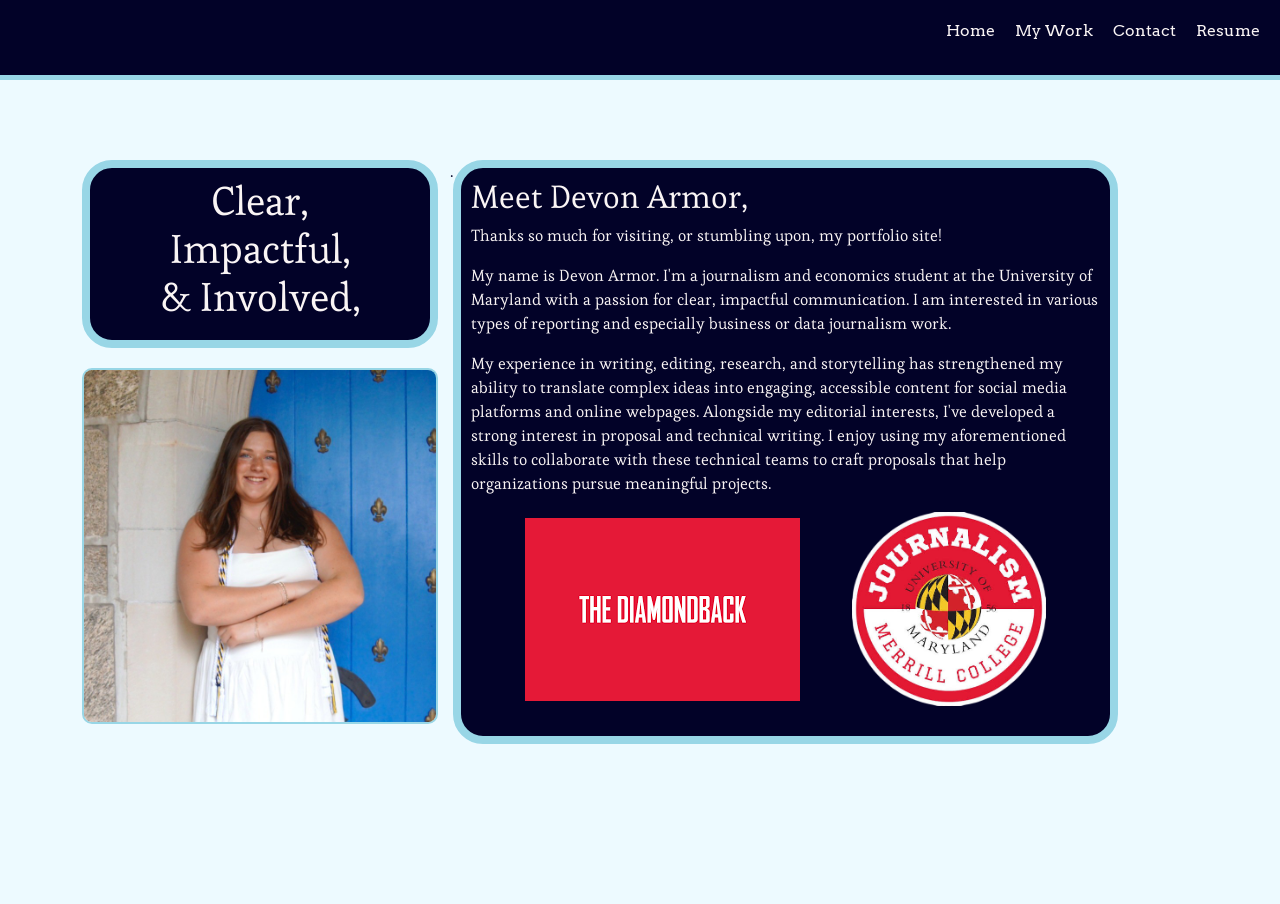
<file: index.html>
<!DOCTYPE html>
<html lang="en">

<head>
    <meta charset="UTF-8">
    <meta name="viewport" content="width=device-width, initial-scale=1.0">
    <title>Devon Armor Portfolio</title>
    <meta name="description" content="Devon Armor Portfolio">
    <link href="https://cdn.jsdelivr.net/npm/bootstrap@5.3.8/dist/css/bootstrap.min.css" rel="stylesheet"
        integrity="sha384-sRIl4kxILFvY47J16cr9ZwB07vP4J8+LH7qKQnuqkuIAvNWLzeN8tE5YBujZqJLB" crossorigin="anonymous">
    <script src="https://cdn.jsdelivr.net/npm/@popperjs/core@2.11.8/dist/umd/popper.min.js"
        integrity="sha384-I7E8VVD/ismYTF4hNIPjVp/Zjvgyol6VFvRkX/vR+Vc4jQkC+hVqc2pM8ODewa9r"
        crossorigin="anonymous"></script>
    <script src="https://cdn.jsdelivr.net/npm/bootstrap@5.3.8/dist/js/bootstrap.min.js"
        integrity="sha384-G/EV+4j2dNv+tEPo3++6LCgdCROaejBqfUeNjuKAiuXbjrxilcCdDz6ZAVfHWe1Y"
        crossorigin="anonymous"></script>
    <link rel="preconnect" href="https://fonts.googleapis.com">
    <link rel="preconnect" href="https://fonts.gstatic.com" crossorigin>
    <link
        href="https://fonts.googleapis.com/css2?family=Arvo:ital,wght@0,400;0,700;1,400;1,700&family=Esteban&display=swap"
        rel="stylesheet">
    <link rel="stylesheet" href="site/css/style.css">


</head>

<body>
    <header>
        <nav class="navbar">
            <ul class="nav-links">
                <li><a href="index.html">Home</a></li>
                <li><a href="clips/index.html">My Work</a></li>
                <li><a href="contact/index.html">Contact</a></li>
                <li><a href="resume/index.html">Resume</a></li>
            </ul>
        </nav>
    </header>

    <main class="container">

        <div class="row">
            <div class="col-md-4">
                <div class="navy-bg">
                    <h1 class="phrase-big">
                        Clear, <br>
                        Impactful, <br>
                        & Involved,
                    </h1>
                </div>
                <img src="img/headshot.jpeg" class="about-img img-fluid" alt="Devon Armor">

            </div>
            .<div class="col-md-7 navy-bg">
                <h2> Meet Devon Armor,</h2>
                <p>
                    Thanks so much for visiting, or stumbling upon, my portfolio site! </p>

                </p>
                <p> My name is Devon Armor. I'm a journalism and economics student at the University of Maryland with a passion for clear, impactful communication. I am interested in various types of reporting and especially business or data journalism work. </p>

                <p>My experience in writing, editing, research, and storytelling has strengthened my ability to
                    translate complex ideas into engaging, accessible content for social media platforms and online
                    webpages. Alongside my editorial interests, I've developed a strong interest in proposal and
                    technical writing. I enjoy using my aforementioned skills to collaborate with these technical teams
                    to craft proposals that help organizations pursue meaningful projects.</p>
                <div class="row align-items-center justify-content-center">
                    <div class="col-md-6">
                        <img src="img/dbklogo.png" alt="Diamondback Logo" class="img-fluid">
                    </div>
                    <div class="col-md-4">
                        <img src="img/merrilllogo.png" alt="University of Maryland Journalism Logo" class="img-fluid">
                    </div>
                </div>

            </div>
        </div>

        </div>
    </main>
</body>

</html>
</file>
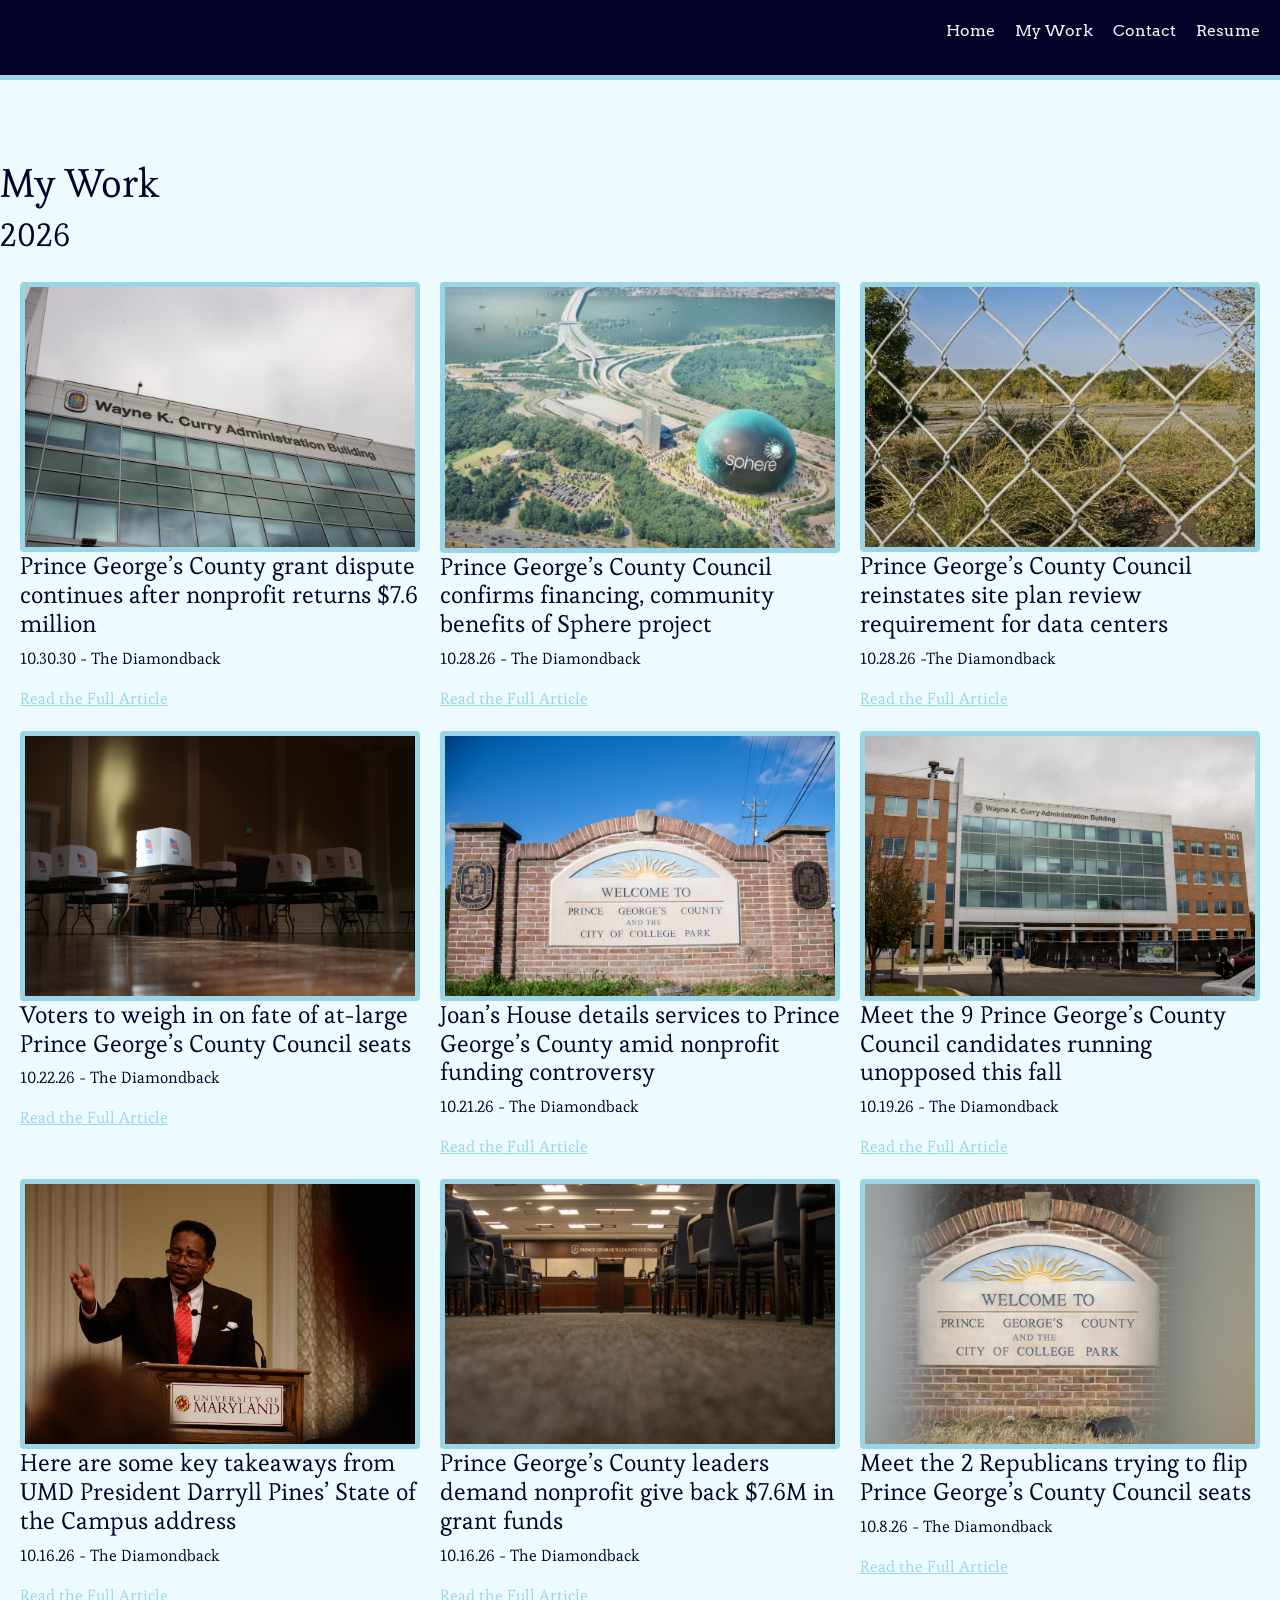
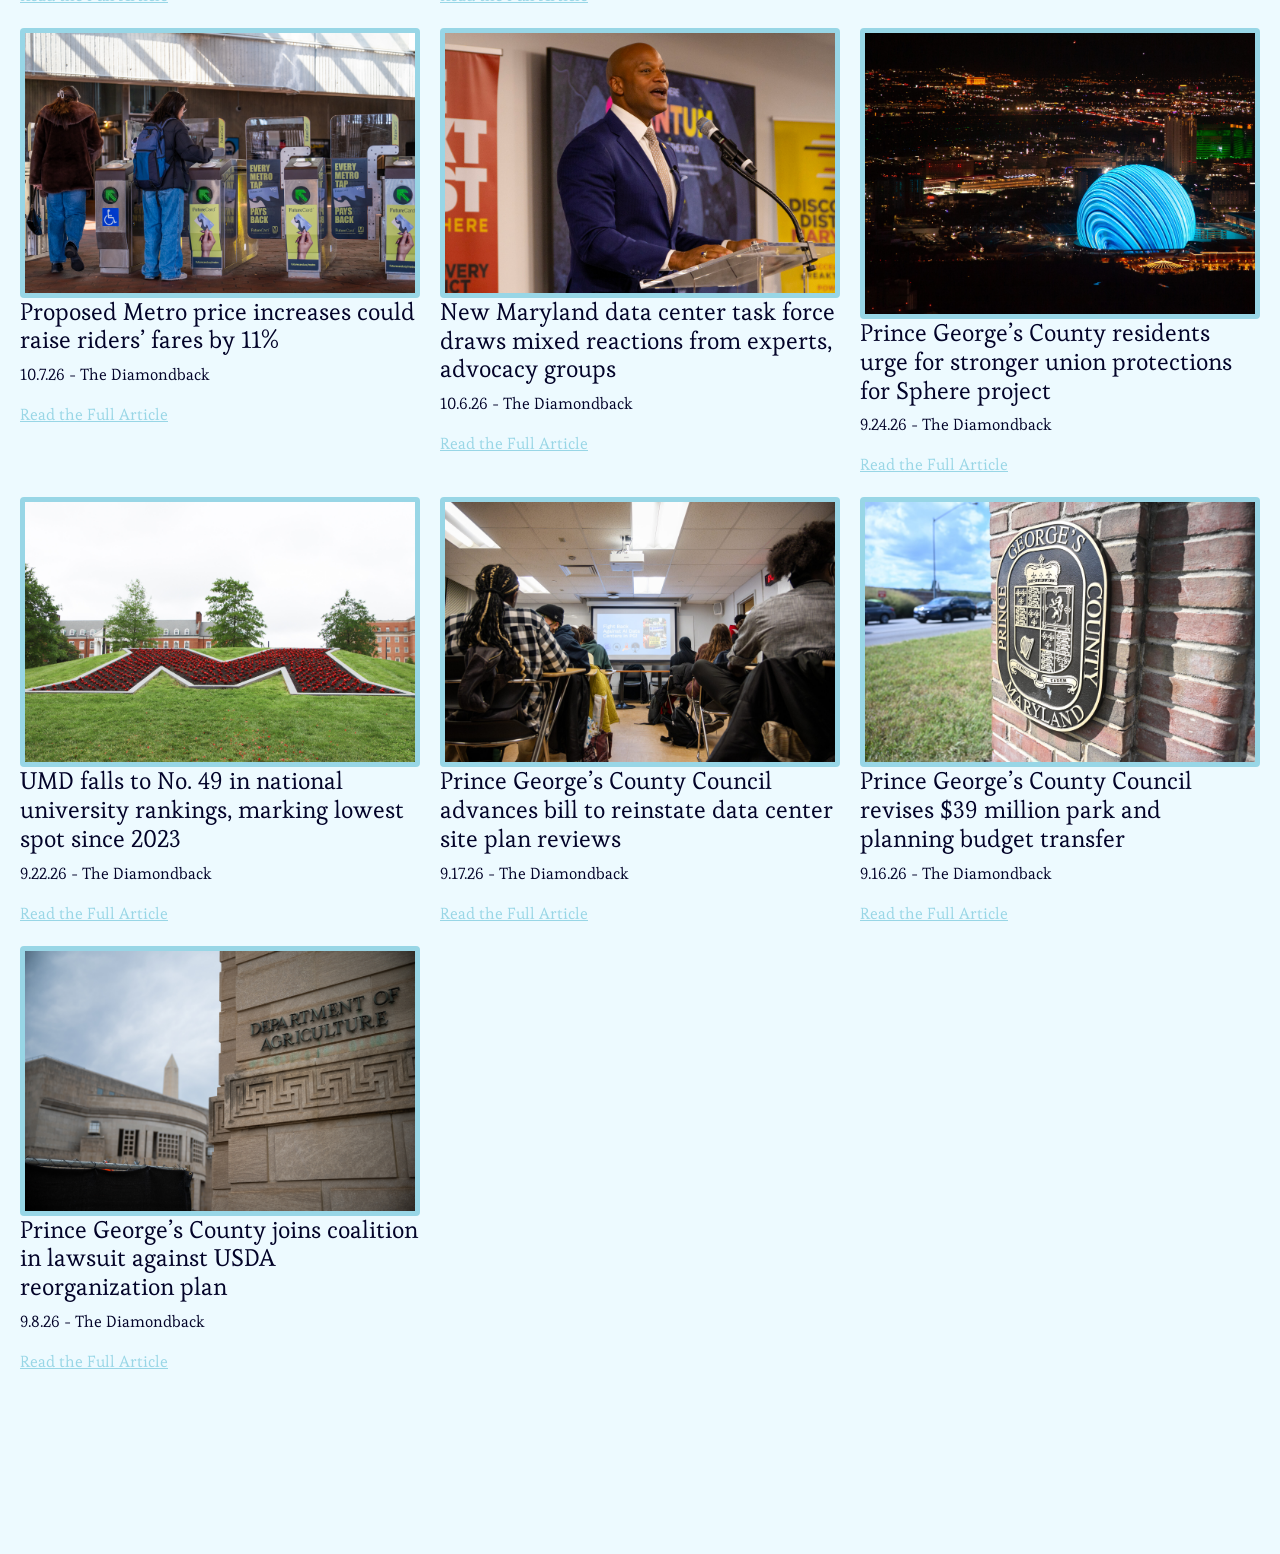
<file: clips/index.html>
<!DOCTYPE html>
<html lang="en">

<head>
    <meta charset="UTF-8">
    <meta name="viewport" content="width=device-width, initial-scale=1.0">
    <title>Devon Armor Portfolio</title>
    <meta name="description" content="Devon Armor Portfolio">
    <link href="https://cdn.jsdelivr.net/npm/bootstrap@5.3.8/dist/css/bootstrap.min.css" rel="stylesheet"
        integrity="sha384-sRIl4kxILFvY47J16cr9ZwB07vP4J8+LH7qKQnuqkuIAvNWLzeN8tE5YBujZqJLB" crossorigin="anonymous">
    <script src="https://cdn.jsdelivr.net/npm/@popperjs/core@2.11.8/dist/umd/popper.min.js"
        integrity="sha384-I7E8VVD/ismYTF4hNIPjVp/Zjvgyol6VFvRkX/vR+Vc4jQkC+hVqc2pM8ODewa9r"
        crossorigin="anonymous"></script>
    <script src="https://cdn.jsdelivr.net/npm/bootstrap@5.3.8/dist/js/bootstrap.min.js"
        integrity="sha384-G/EV+4j2dNv+tEPo3++6LCgdCROaejBqfUeNjuKAiuXbjrxilcCdDz6ZAVfHWe1Y"
        crossorigin="anonymous"></script>
    <link rel="preconnect" href="https://fonts.googleapis.com">
    <link rel="preconnect" href="https://fonts.gstatic.com" crossorigin>
    <link
        href="https://fonts.googleapis.com/css2?family=Arvo:ital,wght@0,400;0,700;1,400;1,700&family=Esteban&display=swap"
        rel="stylesheet">
    <link rel="stylesheet" href="../site/css/style.css">

</head>

<body>
    <header>
        <nav class="navbar">
            <ul class="nav-links">
                <li><a href="../index.html">Home</a></li>
                <li><a href="../clips/index.html">My Work</a></li>
                <li><a href="../contact/index.html">Contact</a></li>
                <li><a href="../resume/index.html">Resume</a></li>
            </ul>
        </nav>
    </header>
    <main>

        <h1>My Work</h1>
        <h2>2026</h2>


        <div class="clips-container">

            <div class="clips">
                <img src="../img/clip16_10.30.26.jpg" alt="countycouncilbuilding" class="clipphotos">
                <h4>Prince George’s County grant dispute continues after nonprofit returns $7.6 million</h4>
                <p>10.30.30 - The Diamondback</p>
                <a href="https://dbknews.com/2026/10/30/prince-georges-county-council-funding-grant-controversy/"
                    class="cliplinks">Read the
                    Full Article</a>

            </div>
            <div class="clips">
                <img src="../img/clip15_10.28.26.jpg" alt="countycouncilbuilding" class="clipphotos">
                <h4>Prince George’s County Council confirms financing, community benefits of Sphere project</h4>
                <p>10.28.26 - The Diamondback</p>
                <a href="https://dbknews.com/2026/10/28/county-council-financing-benefits-sphere/"
                    class="cliplinks">Read
                    the Full Article</a>

            </div>
            <div class="clips">
                <img src="../img/clip14_10.28.26.jpg" alt="photoalt" class="clipphotos">
                <h4>Prince George’s County Council reinstates site plan review requirement for data centers</h4>
                <p>10.28.26 -The Diamondback</p>
                <a href="https://dbknews.com/2026/10/28/prince-georges-county-council-site-plan-review-data-centers/"
                    class="cliplinks">Read
                    the Full Article</a>
            </div>

            <div class="clips">
                <img src="../img/clip13_10.22.26.jpg" alt="countycouncilbuilding" class="clipphotos">
                <h4>Voters to weigh in on fate of at-large Prince George’s County Council seats</h4>
                <p>10.22.26 - The Diamondback</p>
                <a href="https://dbknews.com/2026/10/22/prince-georges-county-ballot-question-at-large/"
                    class="cliplinks">Read the
                    Full Article</a>
            </div>

            <div class="clips">
                <img src="../img/clip12_10.21.26.jpeg" alt="countycouncilbuilding" class="clipphotos">
                <h4>Joan’s House details services to Prince George’s County amid nonprofit funding controversy</h4>
                <p>10.21.26 - The Diamondback</p>
                <a href="https://dbknews.com/2026/10/22/prince-georges-county-ballot-question-at-large/"
                    class="cliplinks">Read the
                    Full Article</a>
            </div>

            <div class="clips">
                <img src="../img/clip11_10.19.26.jpg" alt="countycouncilbuilding" class="clipphotos">
                <h4>Meet the 9 Prince George’s County Council candidates running unopposed this fall</h4>
                <p>10.19.26 - The Diamondback</p>
                <a href="https://dbknews.com/2026/10/21/joans-house-prince-georges-county-council-grant-funding/"
                    class="cliplinks">Read the
                    Full Article</a>
            </div>

            <div class="clips">
                <img src="../img/clip10_10.16.26.jpg" alt="countycouncilbuilding" class="clipphotos">
                <h4>Here are some key takeaways from UMD President Darryll Pines’ State of the Campus address</h4>
                <p>10.16.26 - The Diamondback</p>
                <a href="https://dbknews.com/2026/10/19/prince-georges-council-unopposed-midterms/"
                    class="cliplinks">Read
                    the
                    Full Article</a>
            </div>

            <div class="clips">
                <img src="../img/clip9_10.16.26.jpg" alt="countycouncilbuilding" class="clipphotos">
                <h4>Prince George’s County leaders demand nonprofit give back $7.6M in grant funds</h4>
                <p>10.16.26 - The Diamondback</p>
                <a href="https://dbknews.com/2026/10/16/umd-president-campus-address-darryll-pines/"
                    class="cliplinks">Read
                    the
                    Full Article</a>
            </div>

            <div class="clips">
                <img src="../img/clip8_10.8.26.jpg" alt="countycouncilbuilding" class="clipphotos">
                <h4>Meet the 2 Republicans trying to flip Prince George’s County Council seats</h4>
                <p>10.8.26 - The Diamondback</p>
                <a href="https://dbknews.com/2026/10/08/prince-georges-county-council-republicans-election/"
                    class="cliplinks">Read the
                    Full Article</a>
            </div>

            <div class="clips">
                <img src="../img/clip7_10.7.26.jpg" alt="countycouncilbuilding" class="clipphotos">
                <h4>Proposed Metro price increases could raise riders’ fares by 11%</h4>
                <p>10.7.26 - The Diamondback</p>
                <a href="https://dbknews.com/2026/10/07/proposed-metro-price-increases-raise-fares/"
                    class="cliplinks">Read
                    the
                    Full Article</a>
            </div>

            <div class="clips">
                <img src="../img/clip6_10.6.26.jpg" alt="countycouncilbuilding" class="clipphotos">
                <h4>New Maryland data center task force draws mixed reactions from experts, advocacy groups</h4>
                <p>10.6.26 - The Diamondback</p>
                <a href="https://dbknews.com/2026/10/06/data-center-task-force-reactions/" class="cliplinks">Read the
                    Full Article</a>
            </div>

            <div class="clips">
                <img src="../img/clip5_9.24.26.jpeg" alt="countycouncilbuilding" class="clipphotos">
                <h4>Prince George’s County residents urge for stronger union protections for Sphere project</h4>
                <p>9.24.26 - The Diamondback</p>
                <a href="https://dbknews.com/2026/09/24/sphere-prince-georges-county-union/" class="cliplinks">Read the
                    Full Article</a>
            </div>

            <div class="clips">
                <img src="../img/clip4_9.22.26.jpg" alt="countycouncilbuilding" class="clipphotos">
                <h4> UMD falls to No. 49 in national university rankings, marking lowest spot since 2023</h4>
                <p>9.22.26 - The Diamondback</p>
                <a href="https://dbknews.com/2026/09/22/umd-national-university-rankings/" class="cliplinks">Read the
                    Full Article</a>
            </div>

            <div class="clips">
                <img src="../img/clip3_9.17.26.jpg" alt="countycouncilbuilding" class="clipphotos">
                <h4>Prince George’s County Council advances bill to reinstate data center site plan reviews</h4>
                <p>9.17.26 - The Diamondback</p>
                <a href="https://dbknews.com/2026/09/17/data-centers-prince-georges-county/" class="cliplinks">Read the
                    Full Article</a>
            </div>

            <div class="clips">
                <img src="../img/clip2_9.16.26.jpg" alt="countycouncilbuilding" class="clipphotos">
                <h4>Prince George’s County Council revises $39 million park and planning budget transfer</h4>
                <p>9.16.26 - The Diamondback</p>
                <a href="https://dbknews.com/2026/09/16/prince-georges-county-council-lawsuit-park-and-planning/"
                    class="cliplinks">Read the
                    Full Article</a>
            </div>

            <div class="clips">
                <img src="../img/clip1_19.8.26.jpg" alt="countycouncilbuilding" class="clipphotos">
                <h4>Prince George’s County joins coalition in lawsuit against USDA reorganization plan</h4>
                <p>9.8.26 - The Diamondback</p>
                <a href="https://dbknews.com/2026/09/08/prince-georges-county-lawsuit-usda-reoganization-plan/"
                    class="cliplinks">Read the
                    Full Article</a>
            </div>
        </div>
    </main>
</body>

</html>
</file>
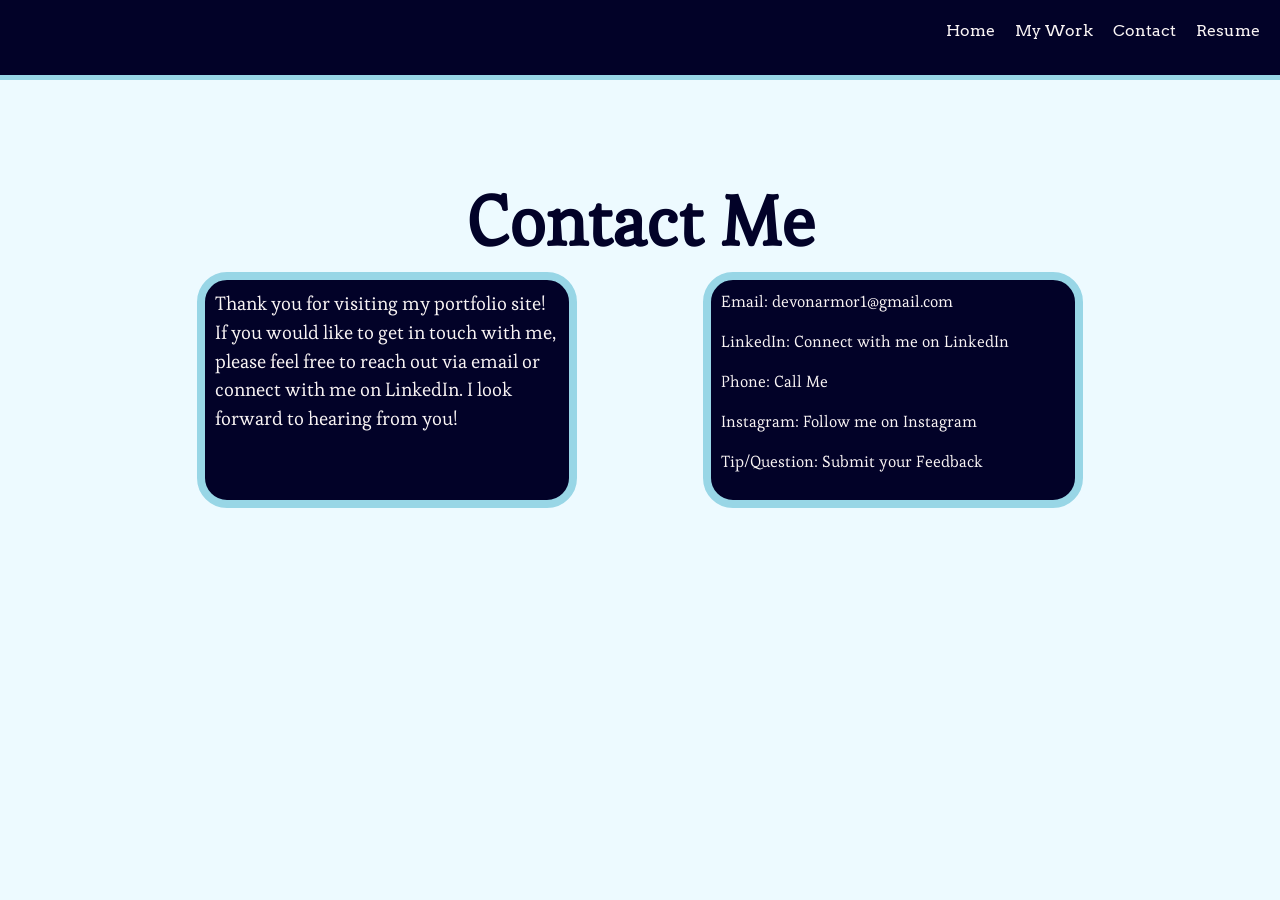
<file: contact/index.html>
<!DOCTYPE html>
<html lang="en">

<head>
    <meta charset="UTF-8">
    <meta name="viewport" content="width=device-width, initial-scale=1.0">
    <title>Devon Armor Portfolio</title>
    <meta name="description" content="Devon Armor Portfolio">
    <link href="https://cdn.jsdelivr.net/npm/bootstrap@5.3.8/dist/css/bootstrap.min.css" rel="stylesheet"
        integrity="sha384-sRIl4kxILFvY47J16cr9ZwB07vP4J8+LH7qKQnuqkuIAvNWLzeN8tE5YBujZqJLB" crossorigin="anonymous">
    <script src="https://cdn.jsdelivr.net/npm/@popperjs/core@2.11.8/dist/umd/popper.min.js"
        integrity="sha384-I7E8VVD/ismYTF4hNIPjVp/Zjvgyol6VFvRkX/vR+Vc4jQkC+hVqc2pM8ODewa9r"
        crossorigin="anonymous"></script>
    <script src="https://cdn.jsdelivr.net/npm/bootstrap@5.3.8/dist/js/bootstrap.min.js"
        integrity="sha384-G/EV+4j2dNv+tEPo3++6LCgdCROaejBqfUeNjuKAiuXbjrxilcCdDz6ZAVfHWe1Y"
        crossorigin="anonymous"></script>
    <link rel="preconnect" href="https://fonts.googleapis.com">
    <link rel="preconnect" href="https://fonts.gstatic.com" crossorigin>
    <link
        href="https://fonts.googleapis.com/css2?family=Arvo:ital,wght@0,400;0,700;1,400;1,700&family=Esteban&display=swap"
        rel="stylesheet">
    <link rel="stylesheet" href="../site/css/style.css">

</head>

<body>
    <header>
    <nav class="navbar">
        <ul class="nav-links">
            <li><a href="../index.html">Home</a></li>
            <li><a href="../clips/index.html">My Work</a></li>
            <li><a href="../contact/index.html">Contact</a></li>
            <li><a href="../resume/index.html">Resume</a></li>
        </ul>
    </nav>
    </header>
    <main class="container">
    <h1 class="contactheader">Contact Me</h1>
    <div class="row justify-content-evenly">
        <div class="col-md-4 navy-bg contact-txt">
           <p>Thank you for visiting my portfolio site! If you would like to get in touch with me, please feel free to
                        reach out via email or connect with me on LinkedIn. I look forward to hearing from you!</p>
        </div>
    <div class="col-md-4 navy-bg contactmelinks">
        <p>Email: <a href="mailto:devonarmor1@gmail.com" >devonarmor1@gmail.com</a></p>
            <p>LinkedIn: <a href="https://www.linkedin.com/in/devon-armor-24a85b278/" target="_blank"> Connect with me on LinkedIn</a></p>
            <p>Phone: <a href="tel:484-374-3491" >Call Me</a></p>
            <p>Instagram: <a href="https://www.instagram.com/devon.armor/" target="_blank" >Follow me on Instagram</a></p>
            <p> Tip/Question: <a href="googleform" >Submit your Feedback</a></p>
    </div>
    </div>
</main>
</body>

</html>
</file>
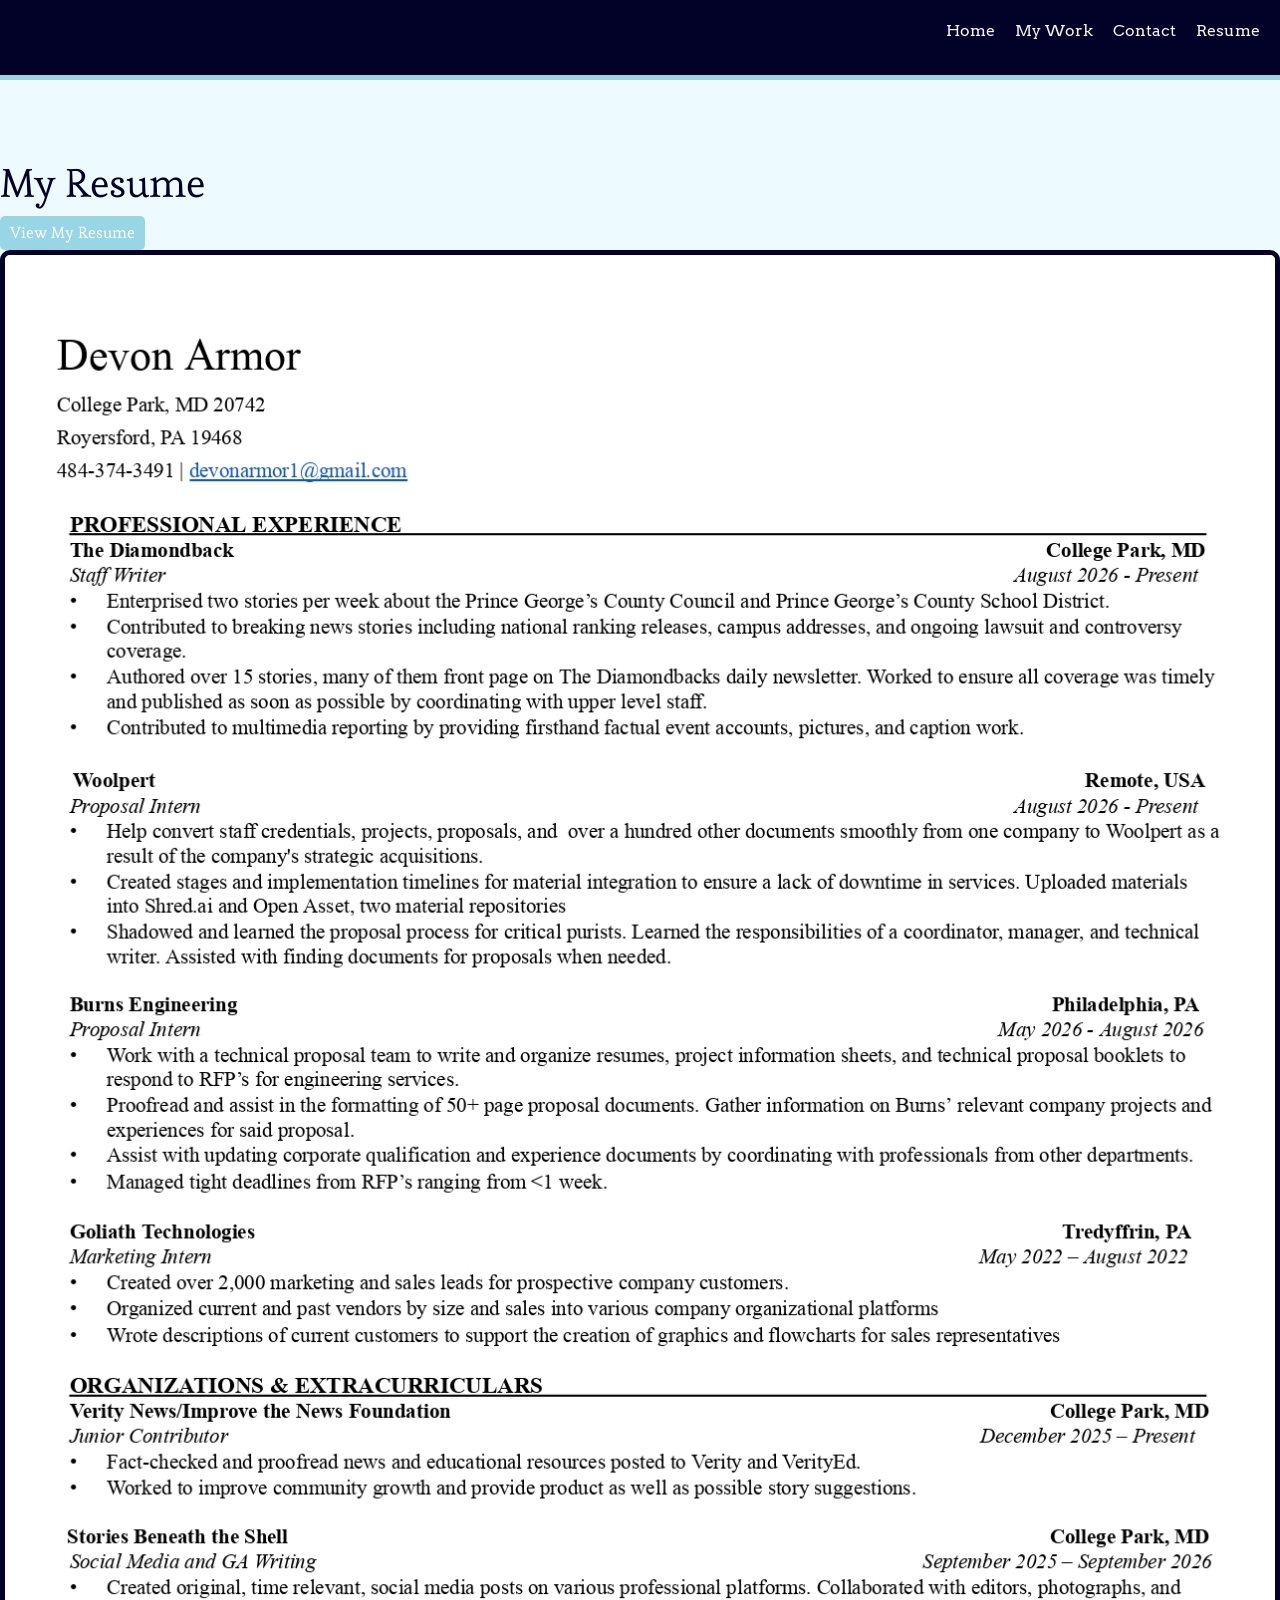
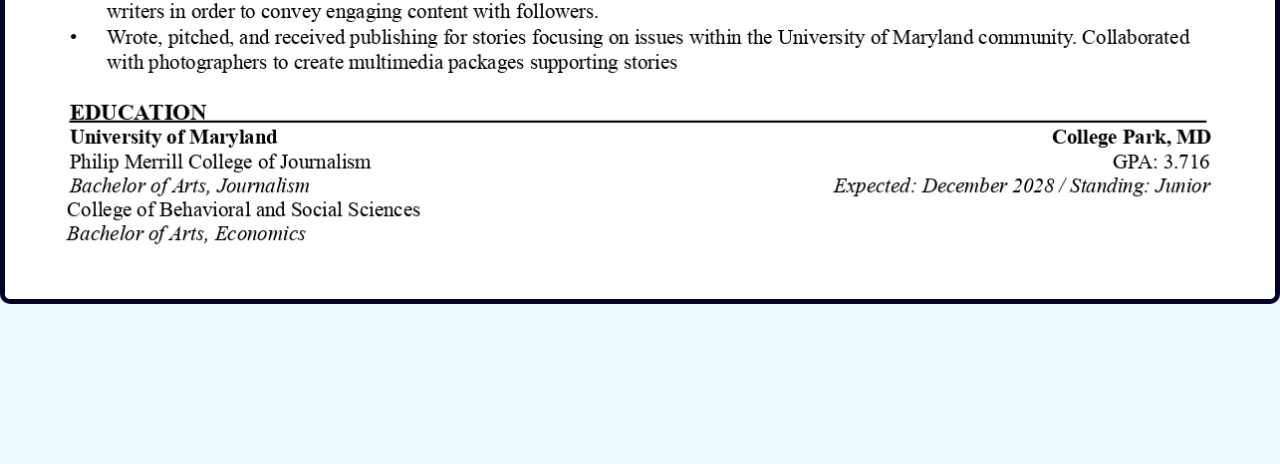
<file: resume/index.html>
<!DOCTYPE html>
<html lang="en">

<head>
    <meta charset="UTF-8">
    <meta name="viewport" content="width=device-width, initial-scale=1.0">
    <title>Devon Armor Portfolio</title>
    <meta name="description" content="Devon Armor Portfolio">
    <link href="https://cdn.jsdelivr.net/npm/bootstrap@5.3.8/dist/css/bootstrap.min.css" rel="stylesheet"
        integrity="sha384-sRIl4kxILFvY47J16cr9ZwB07vP4J8+LH7qKQnuqkuIAvNWLzeN8tE5YBujZqJLB" crossorigin="anonymous">
    <script src="https://cdn.jsdelivr.net/npm/@popperjs/core@2.11.8/dist/umd/popper.min.js"
        integrity="sha384-I7E8VVD/ismYTF4hNIPjVp/Zjvgyol6VFvRkX/vR+Vc4jQkC+hVqc2pM8ODewa9r"
        crossorigin="anonymous"></script>
    <script src="https://cdn.jsdelivr.net/npm/bootstrap@5.3.8/dist/js/bootstrap.min.js"
        integrity="sha384-G/EV+4j2dNv+tEPo3++6LCgdCROaejBqfUeNjuKAiuXbjrxilcCdDz6ZAVfHWe1Y"
        crossorigin="anonymous"></script>
    <link rel="preconnect" href="https://fonts.googleapis.com">
    <link rel="preconnect" href="https://fonts.gstatic.com" crossorigin>
    <link
        href="https://fonts.googleapis.com/css2?family=Arvo:ital,wght@0,400;0,700;1,400;1,700&family=Esteban&display=swap"
        rel="stylesheet">
    <link rel="stylesheet" href="../site/css/style.css">

</head>

<body>
    <header>
    <nav class="navbar">
        <ul class="nav-links">
            <li><a href="../index.html">Home</a></li>
            <li><a href="../clips/index.html">My Work</a></li>
            <li><a href="../contact/index.html">Contact</a></li>
            <li><a href="../resume/index.html">Resume</a></li>
        </ul>
    </nav>
    </header>
    <main>
    <h1>My Resume</h1>

    <a href="https://drive.google.com/file/d/1JWRhIG4VnfM5VoMKgK3vd9R2QdGJKEYp/view?usp=sharing" target="_blank"
        class="googledrivebutton">View My Resume</a>
    <img src="../img/draresume10226.jpg" alt="My Resume" class="resume-image">


</main>
</body>

</html>
</file>
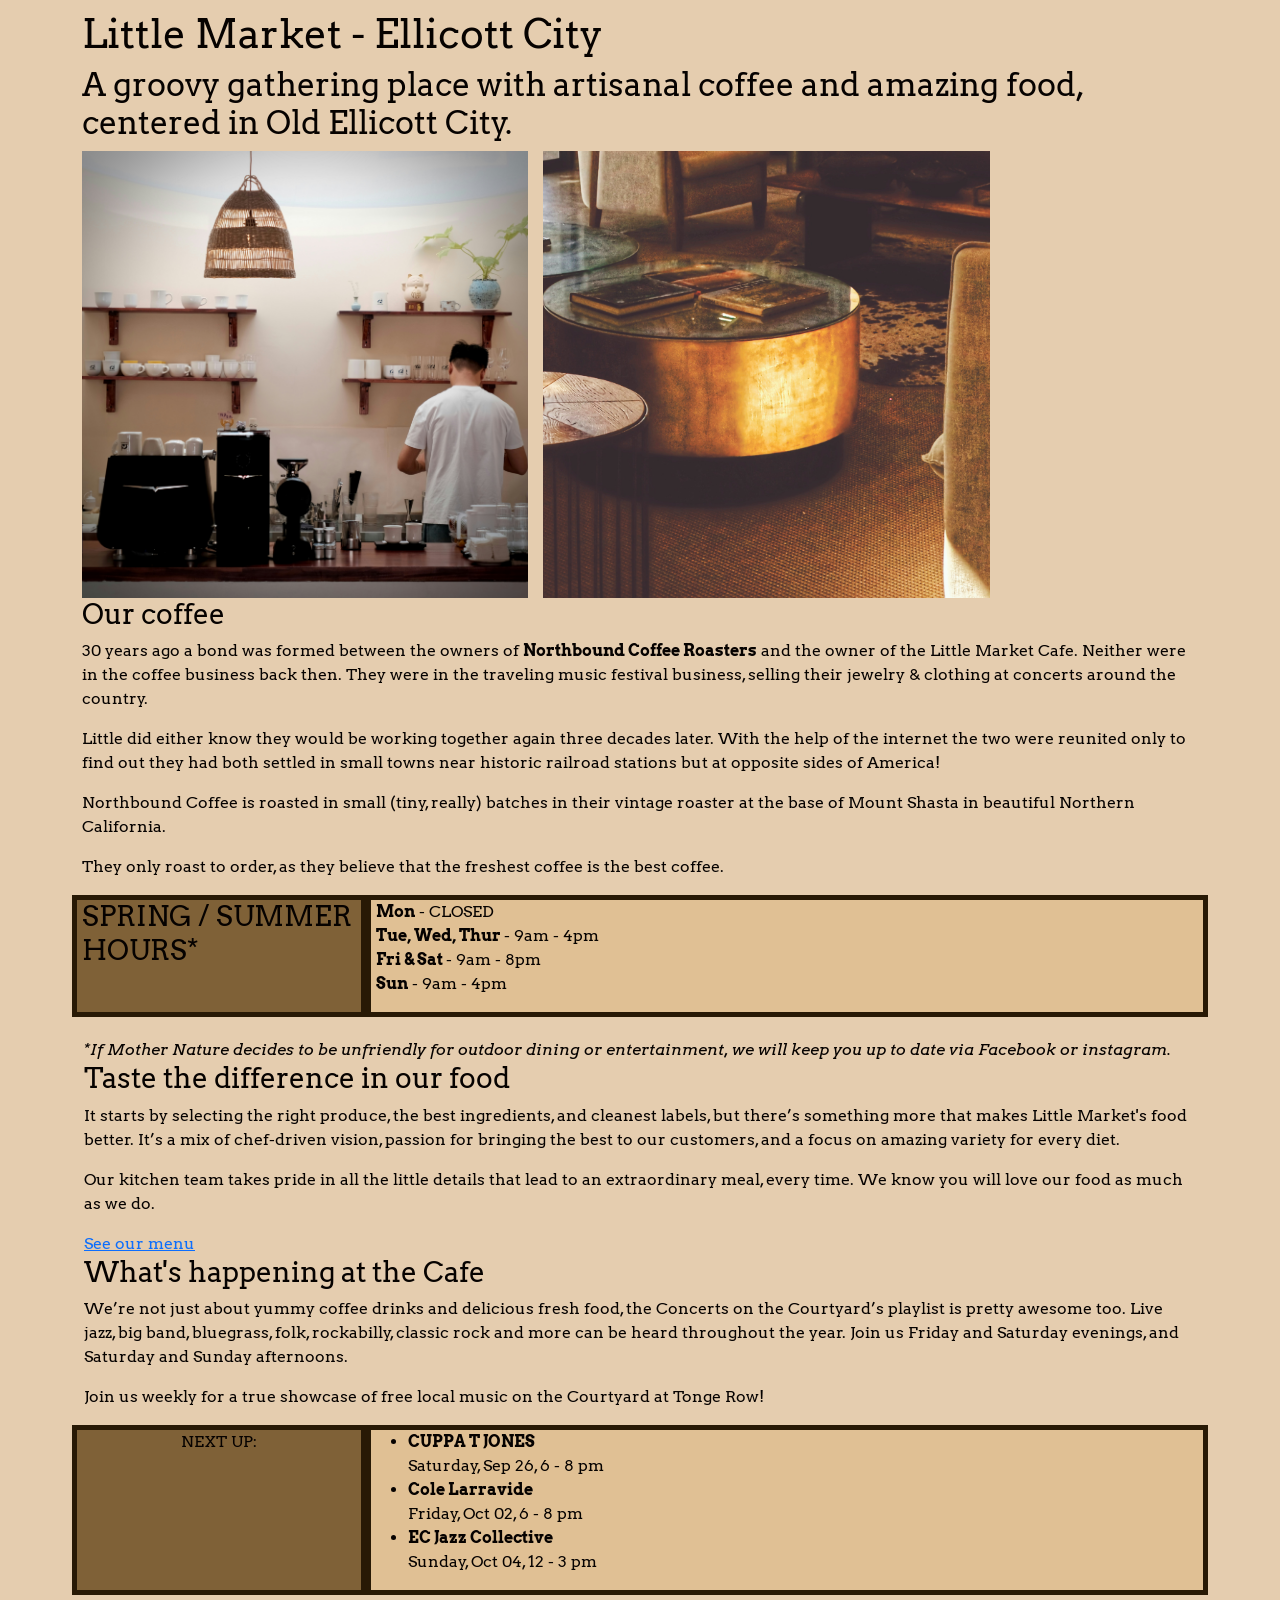
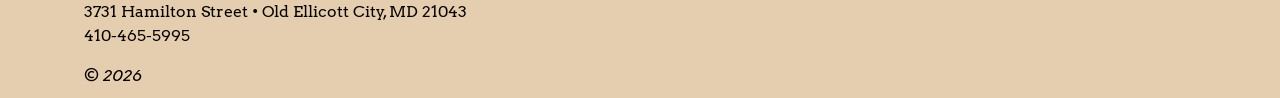
<file: projects/business-page/index.html>
<!DOCTYPE html>
<html lang="en">

<head>
    <script src="https://cdn.jsdelivr.net/npm/@popperjs/core@2.11.8/dist/umd/popper.min.js"
        integrity="sha384-I7E8VVD/ismYTF4hNIPjVp/Zjvgyol6VFvRkX/vR+Vc4jQkC+hVqc2pM8ODewa9r"
        crossorigin="anonymous"></script>
    <script src="https://cdn.jsdelivr.net/npm/bootstrap@5.3.8/dist/js/bootstrap.min.js"
        integrity="sha384-G/EV+4j2dNv+tEPo3++6LCgdCROaejBqfUeNjuKAiuXbjrxilcCdDz6ZAVfHWe1Y"
        crossorigin="anonymous"></script>
    <meta charset="UTF-8">
    <meta name="viewport" content="width=device-width, initial-scale=1.0">
    <title>Little Market (Coffee Shop)</title>
    <meta name="description" content="">
    <link href="https://cdn.jsdelivr.net/npm/bootstrap@5.3.8/dist/css/bootstrap.min.css" rel="stylesheet"
        integrity="sha384-sRIl4kxILFvY47J16cr9ZwB07vP4J8+LH7qKQnuqkuIAvNWLzeN8tE5YBujZqJLB" crossorigin="anonymous">
    <link rel="stylesheet" href="css/style.css">
    <link rel="preconnect" href="https://fonts.googleapis.com">
    <link rel="preconnect" href="https://fonts.gstatic.com" crossorigin>
    <link href="https://fonts.googleapis.com/css2?family=Arvo:ital,wght@0,400;0,700;1,400;1,700&display=swap"
        rel="stylesheet">

</head>

<body>
    <div class="container">
        <h1>Little Market - Ellicott City</h1>

        <h2>A groovy gathering place with artisanal coffee and amazing food, centered in Old Ellicott City.</h2>

    <div class="img-fluid">
    <img src="img/interior-02.jpg" alt="Little Market Cafe Inside" width="40%">

    <img src="img/interior-01.jpg" alt="Little Market Cafe Inside" width="40%">
    </div>

    <h3>Our coffee</h3>

    <p>30 years ago a bond was formed between the owners of <strong>Northbound Coffee Roasters</strong> and
        the owner of the
        Little Market Cafe. Neither were in the coffee business back then. They were in the traveling music
        festival business, selling their jewelry & clothing at concerts around the country.</p>
    <p>Little did either know they would be working together again three decades later. With the help of the
        internet the two were reunited only to find out they had both settled in small towns near historic
        railroad stations but at opposite sides of America!</p>
    <p>Northbound Coffee is roasted in small (tiny, really) batches in their vintage roaster at the base of
        Mount Shasta in beautiful Northern California.</p>
    <p>They only roast to order, as they believe that the freshest coffee is the best coffee.</p>

    <div class="row">
        <div class="col-lg-4">
            <h3>SPRING / SUMMER HOURS*</h3>
        </div>
        <div class="col-lg-8">
            <p><b>Mon</b> - CLOSED
                <br><b>Tue, Wed, Thur </b>- 9am - 4pm
                <br><b>Fri & Sat </b>- 9am - 8pm
                <br><b>Sun</b> - 9am - 4pm
        </div>
        </p>
        <em>*If Mother Nature decides to be unfriendly for outdoor dining or entertainment, we will keep you up to date
            via
            Facebook or instagram. </em>

        <h3>Taste the difference in our food</h3>

        <p>It starts by selecting the right produce, the best ingredients, and cleanest labels, but there’s
            something more that makes Little Market's food better. It’s a mix of chef-driven vision, passion for
            bringing the best to our customers, and a focus on amazing variety for every diet.</p>
        <p>Our kitchen team takes pride in all the little details that lead to an extraordinary meal, every
            time. We know you will love our food as much as we do.</p>

        <a href="#">See our menu</a>

        <h3>What's happening at the Cafe</h3>

        <p>We’re not just about yummy coffee drinks and delicious fresh food, the Concerts on the Courtyard’s
            playlist is pretty awesome too. Live jazz, big band, bluegrass, folk, rockabilly, classic rock and
            more can be heard throughout the year. Join us Friday and Saturday evenings, and Saturday and Sunday
            afternoons.</p>
        <p>Join us weekly for a true showcase of free local music on the Courtyard at Tonge Row!</p>
        <div class="col-md-4">
            <p>NEXT UP:</p>
        </div>
        <div class="col-md-8">
            <ul>
                <li>
                    <strong>CUPPA T JONES</strong><br>
                    Saturday, Sep 26, 6 - 8 pm
                </li>
                <li><strong>Cole Larravide</strong><br>
                    Friday, Oct 02, 6 - 8 pm
                </li>
                <li><strong>EC Jazz Collective</strong><br>
                    Sunday, Oct 04, 12 - 3 pm
                </li>
            </ul>
        </div>

        <p>3731 Hamilton Street • Old Ellicott City, MD 21043 <br>410-465-5995</p>

        <em>© 2026</em>

    </div>



</body>

</html>
</file>
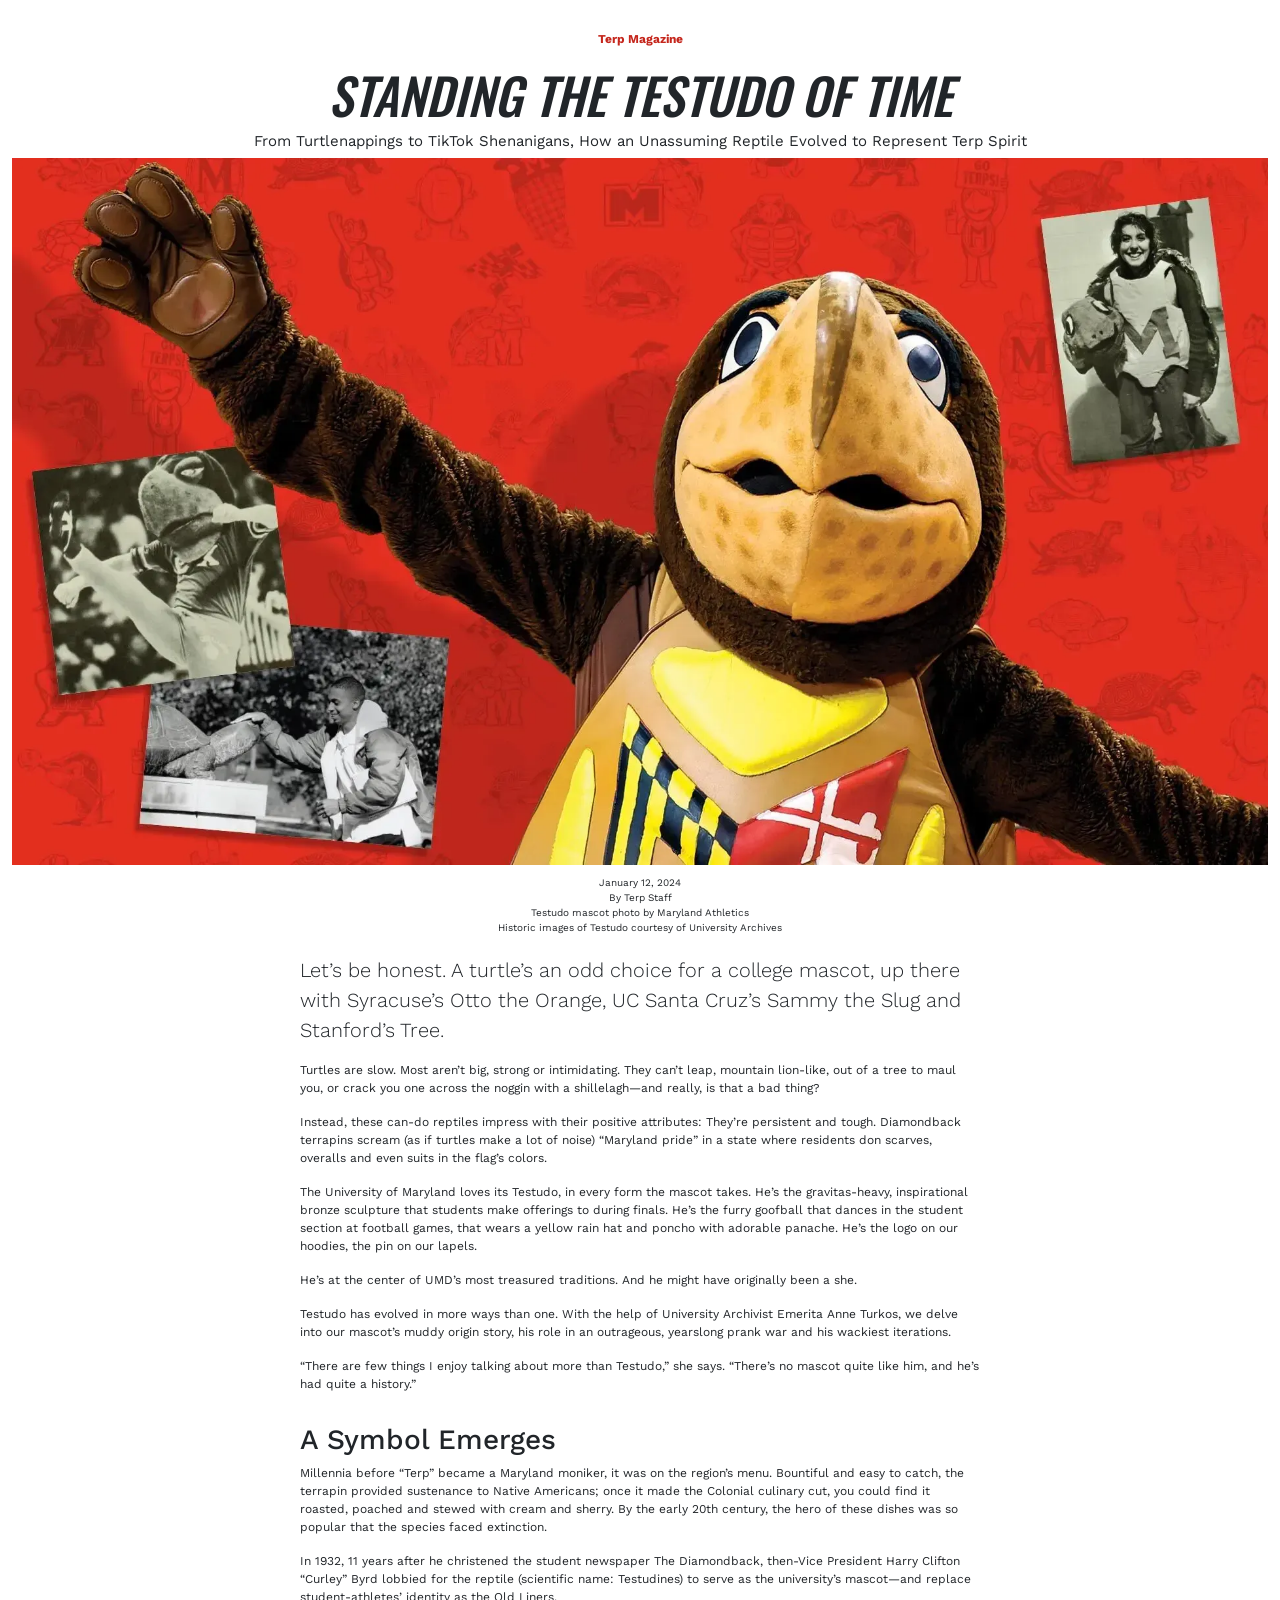
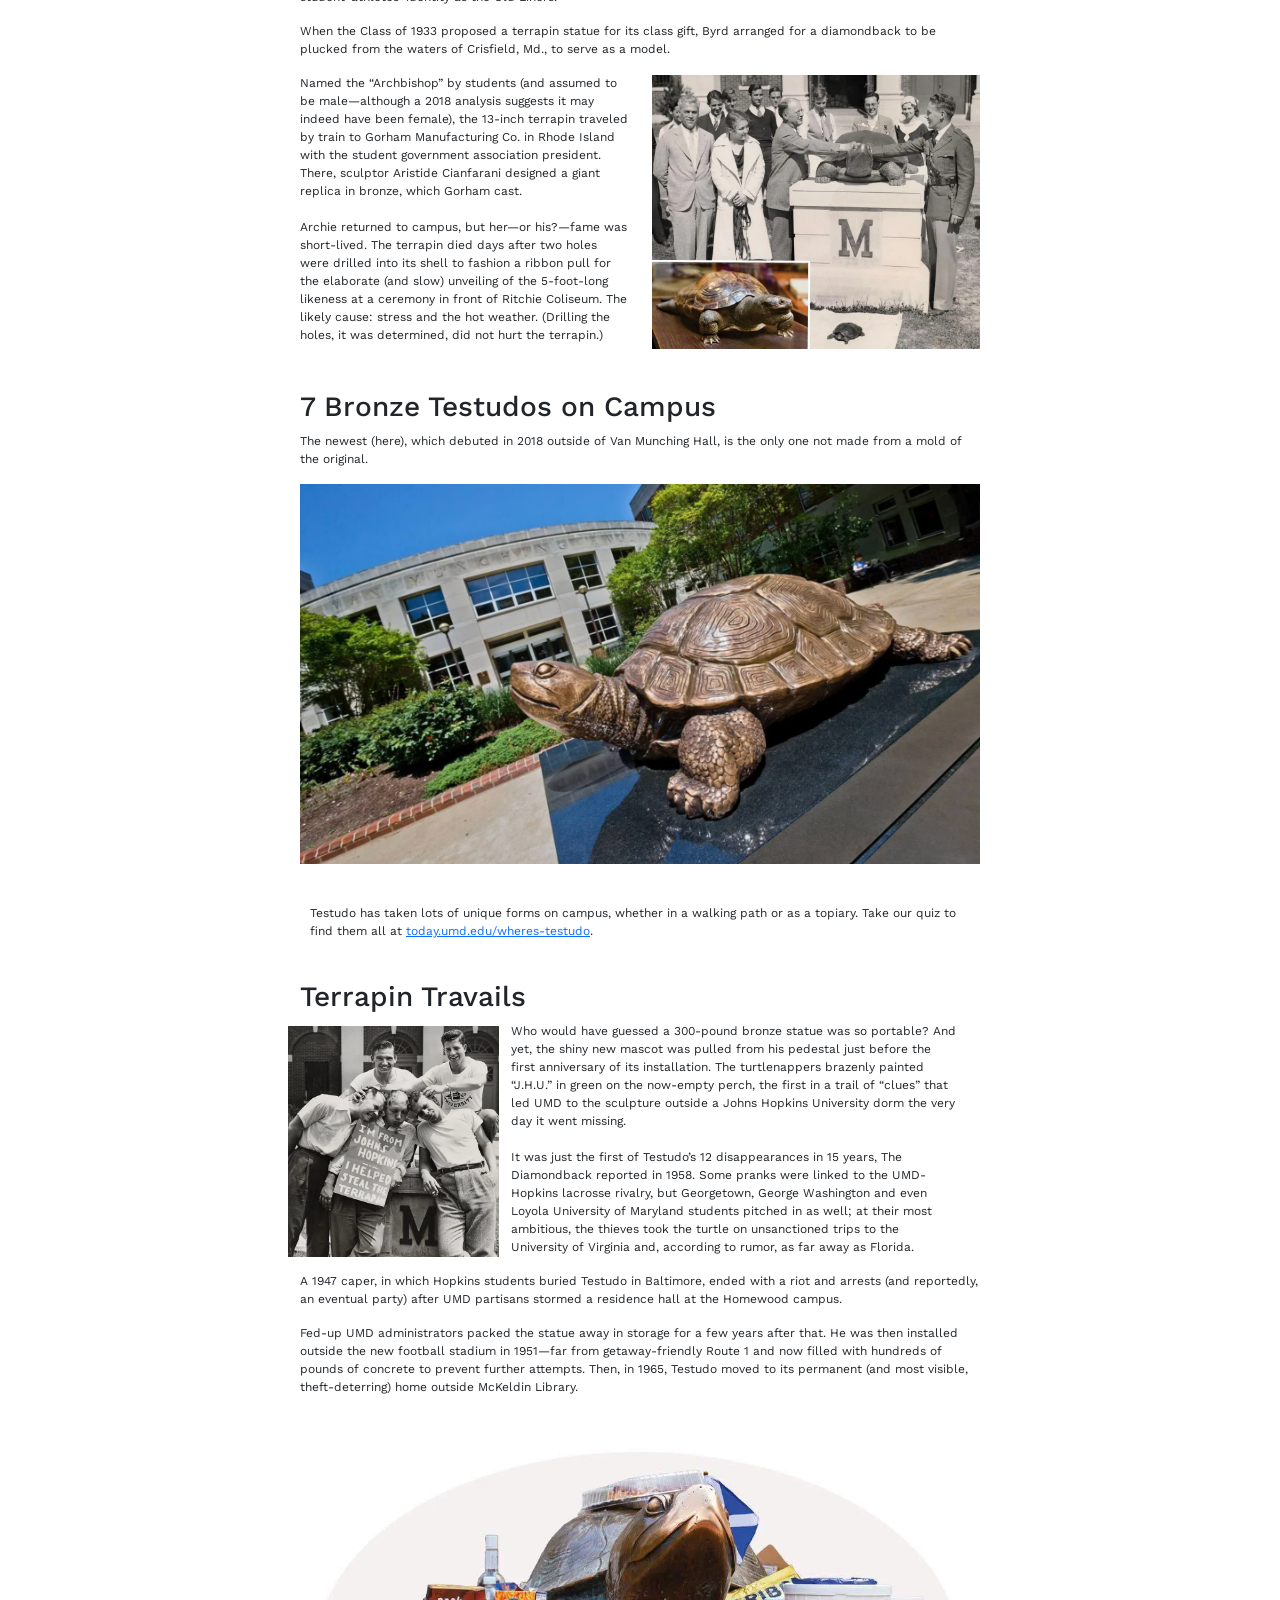
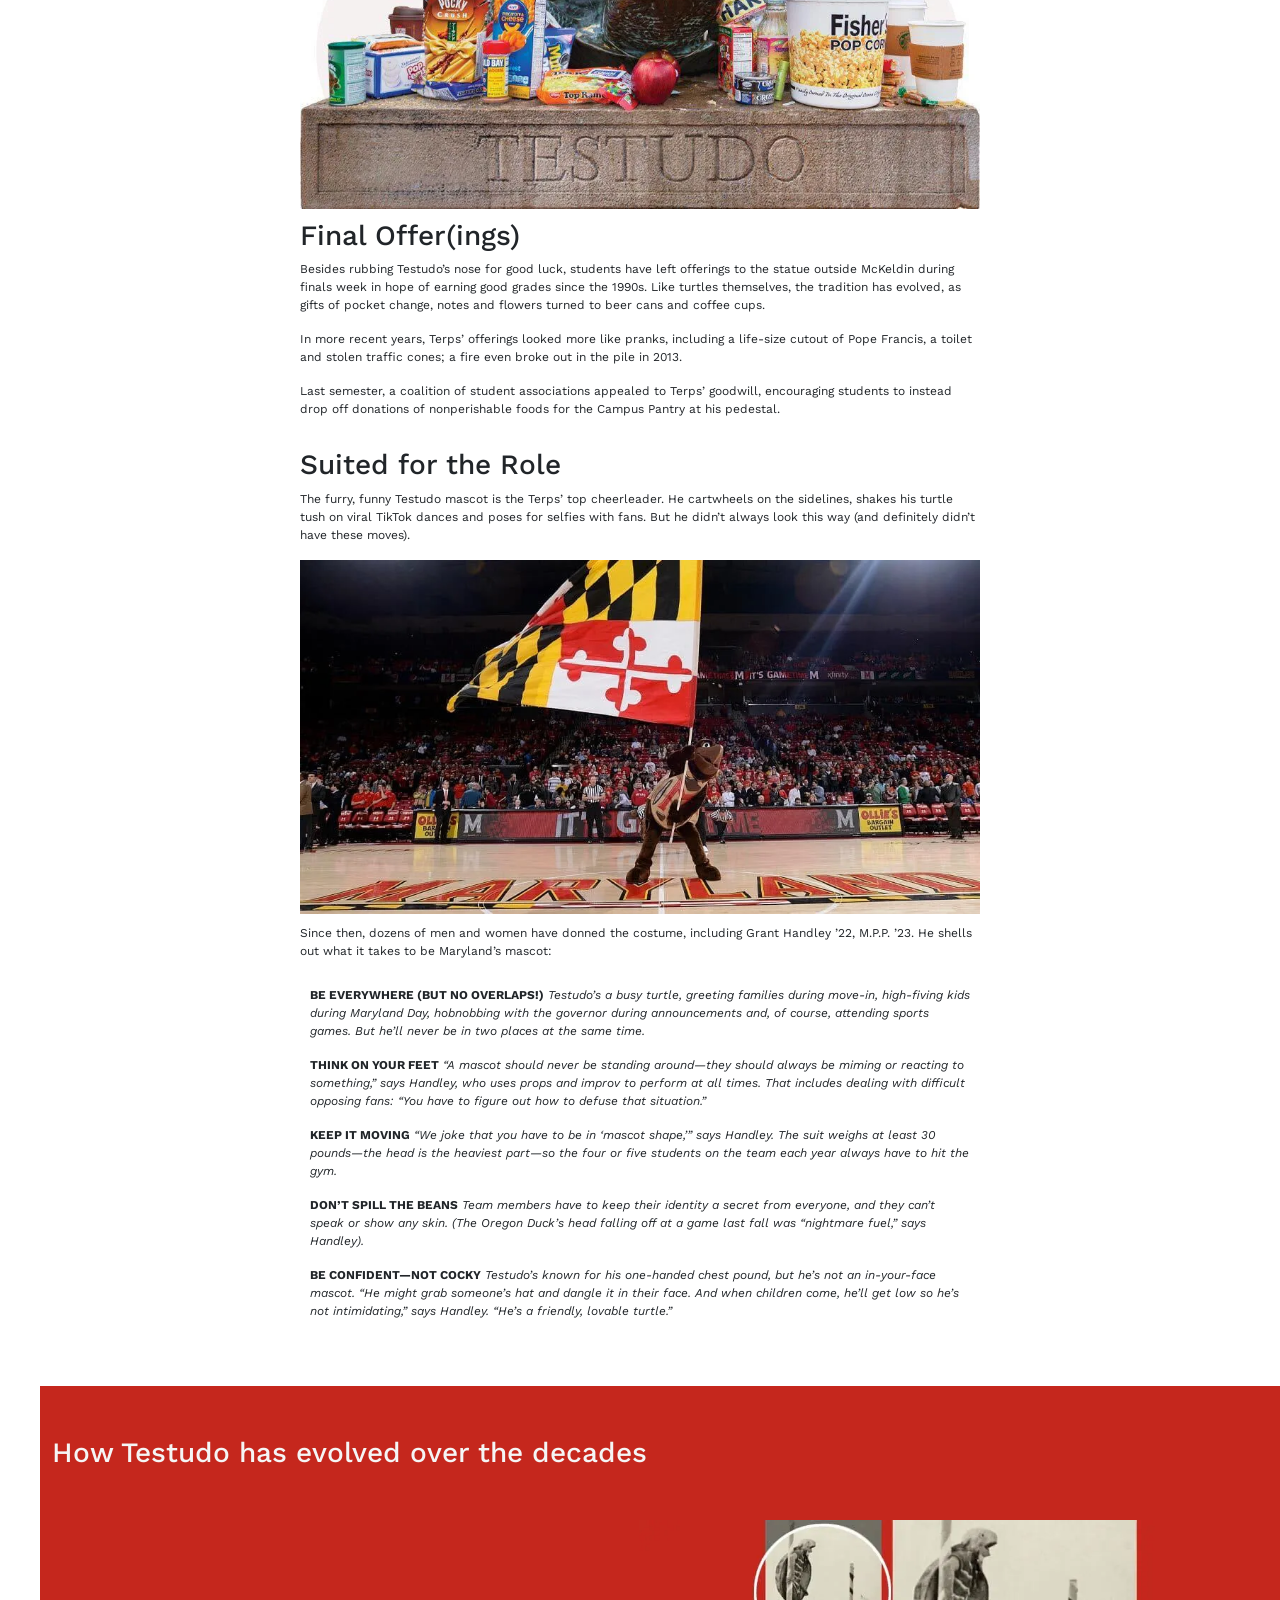
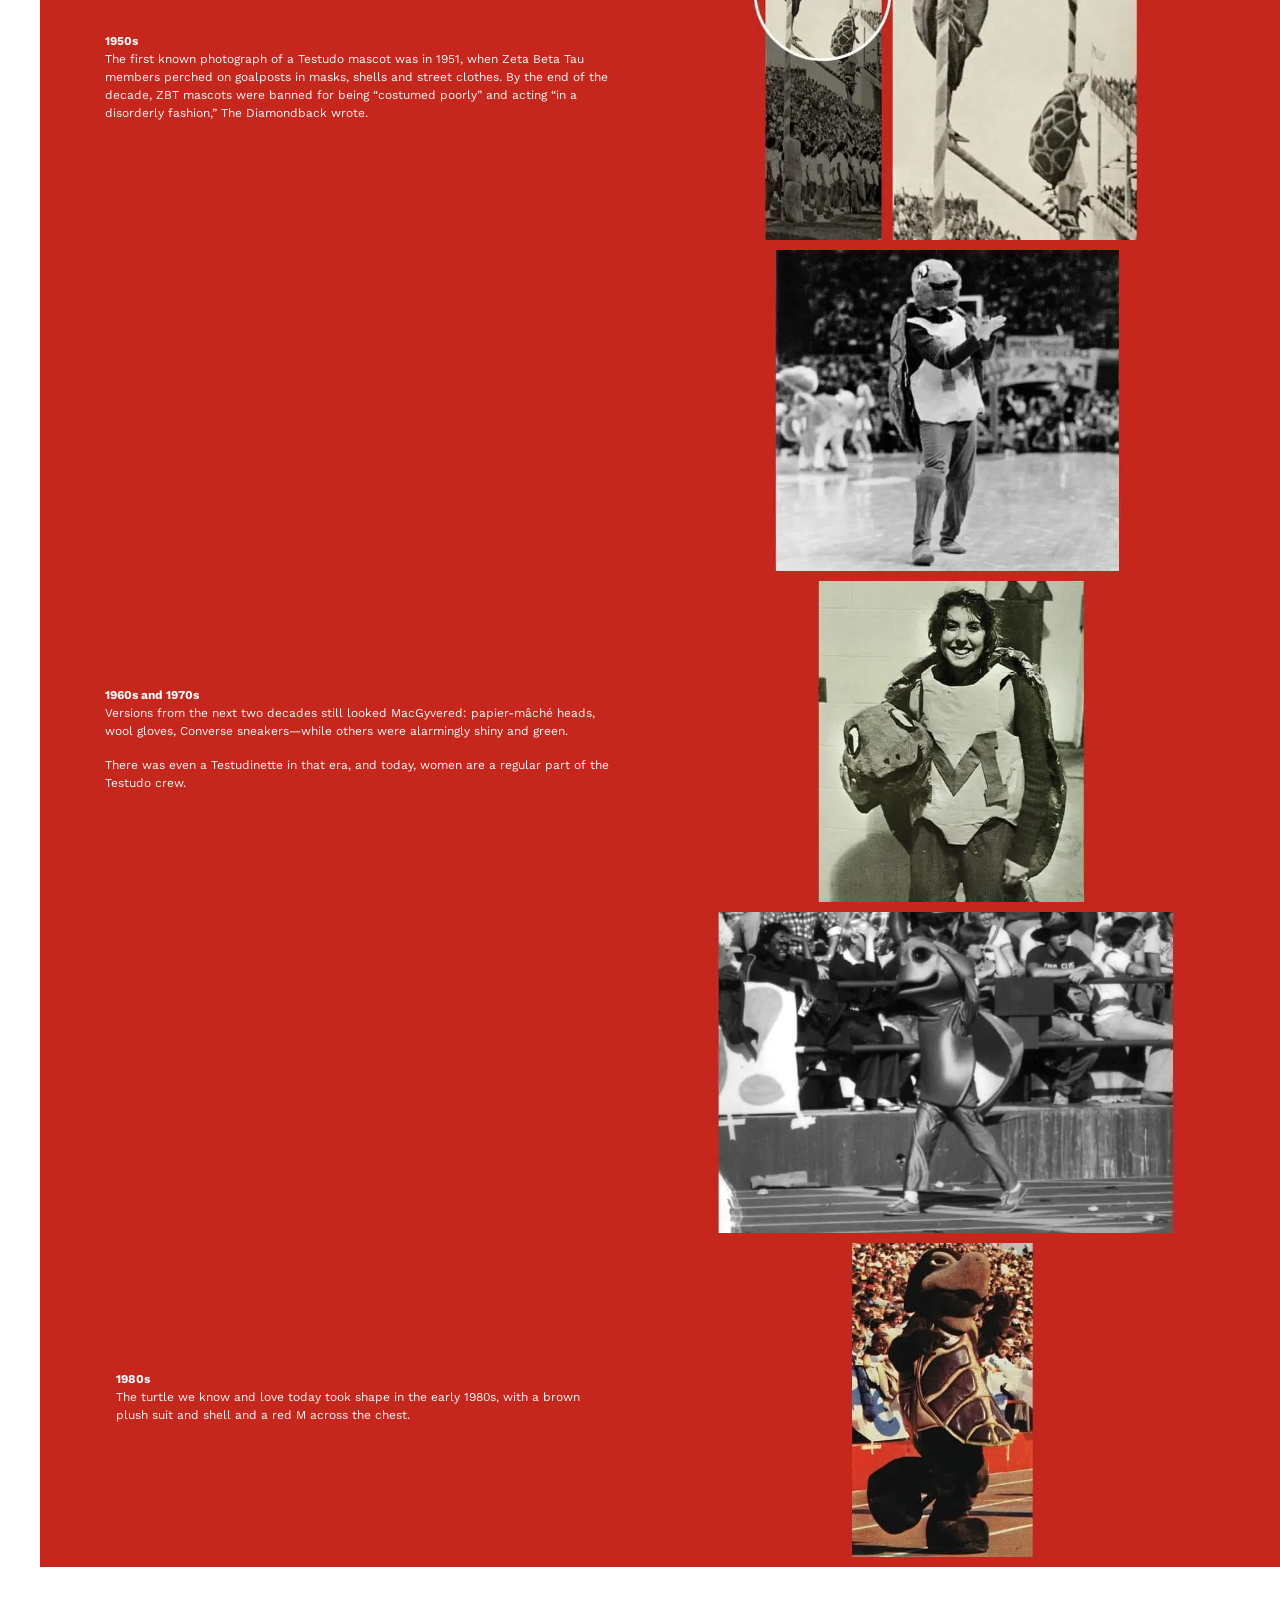
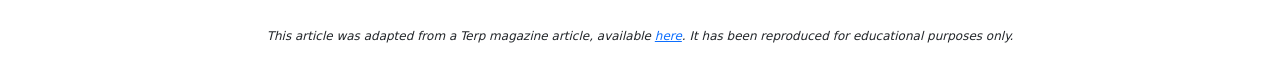
<file: projects/midterm-terps/index.html>
<!DOCTYPE html>
<html lang="en">

<head>
    <meta charset="UTF-8">
    <meta name="viewport" content="width=device-width, initial-scale=1.0">
    <title></title>
    <meta name="description" content="">
    <link href="https://cdn.jsdelivr.net/npm/bootstrap@5.3.8/dist/css/bootstrap.min.css" rel="stylesheet"
        integrity="sha384-sRIl4kxILFvY47J16cr9ZwB07vP4J8+LH7qKQnuqkuIAvNWLzeN8tE5YBujZqJLB" crossorigin="anonymous">
    <script src="https://cdn.jsdelivr.net/npm/@popperjs/core@2.11.8/dist/umd/popper.min.js"
        integrity="sha384-I7E8VVD/ismYTF4hNIPjVp/Zjvgyol6VFvRkX/vR+Vc4jQkC+hVqc2pM8ODewa9r"
        crossorigin="anonymous"></script>
    <script src="https://cdn.jsdelivr.net/npm/bootstrap@5.3.8/dist/js/bootstrap.min.js"
        integrity="sha384-G/EV+4j2dNv+tEPo3++6LCgdCROaejBqfUeNjuKAiuXbjrxilcCdDz6ZAVfHWe1Y"
        crossorigin="anonymous"></script>
    <link rel="stylesheet" href="css/style.css">
    <link rel="preconnect" href="https://fonts.googleapis.com">
    <link rel="preconnect" href="https://fonts.gstatic.com" crossorigin>
    <link
        href="https://fonts.googleapis.com/css2?family=Arvo:ital,wght@0,400;0,700;1,400;1,700&family=Esteban&family=Oswald:wght@200..700&family=Work+Sans:ital,wght@0,100..900;1,100..900&display=swap"
        rel="stylesheet">

</head>

<body>
    <header class="container-fluid">
        <!-- header -->
        <p class="overline">Terp Magazine</p>

        <h1>STANDING THE TESTUDO OF TIME</h1>

        <h2>From Turtlenappings to TikTok Shenanigans, How an Unassuming Reptile Evolved to Represent Terp Spirit</h2>

        <img class="img-fluid img-padding" src="img/testudo-hero.webp"
            alt="The Testudo mascot spreads his arms wide against a red background, surrounded by vintage photos of earlier Testudo costumes">

        <p class="attribution">January 12, 2024<br>
            By Terp Staff<br>
            Testudo mascot photo by Maryland Athletics<br>
            Historic images of Testudo courtesy of University Archives</p>

    </header>
    <!-- main -->
    <main>
        <div class="container mainsz">
            <section class="section-margin">
                <p class="lead">Let’s be honest. A turtle’s an odd choice for a college mascot, up there with Syracuse’s
                    Otto the Orange, UC
                    Santa
                    Cruz’s Sammy the Slug and Stanford’s Tree.</p>

                <p>Turtles are slow. Most aren’t big, strong or intimidating. They can’t leap, mountain lion-like, out
                    of a
                    tree to
                    maul
                    you, or crack you one across the noggin with a shillelagh—and really, is that a bad thing?</p>

                <p>Instead, these can-do reptiles impress with their positive attributes: They’re persistent and tough.
                    Diamondback
                    terrapins scream (as if turtles make a lot of noise) “Maryland pride” in a state where residents don
                    scarves,
                    overalls and even suits in the flag’s colors.</p>

                <p>The University of Maryland loves its Testudo, in every form the mascot takes. He’s the
                    gravitas-heavy,
                    inspirational
                    bronze sculpture that students make offerings to during finals. He’s the furry goofball that dances
                    in
                    the
                    student
                    section at football games, that wears a yellow rain hat and poncho with adorable panache. He’s the
                    logo
                    on our
                    hoodies, the pin on our lapels.</p>

                <p>He’s at the center of UMD’s most treasured traditions. And he might have originally been a she.</p>

                <p>Testudo has evolved in more ways than one. With the help of University Archivist Emerita Anne Turkos,
                    we
                    delve
                    into
                    our mascot’s muddy origin story, his role in an outrageous, yearslong prank war and his wackiest
                    iterations.</p>

                <p>“There are few things I enjoy talking about more than Testudo,” she says. “There’s no mascot quite
                    like
                    him, and
                    he’s
                    had quite a history.”</p>
            </section>
            <section class="row align-items-center section-margin">
                <!-- -- -->
                <h3>A Symbol Emerges</h3>

                <p>Millennia before “Terp” became a Maryland moniker, it was on the region’s menu. Bountiful and easy to
                    catch, the
                    terrapin provided sustenance to Native Americans; once it made the Colonial culinary cut, you could
                    find
                    it
                    roasted,
                    poached and stewed with cream and sherry. By the early 20th century, the hero of these dishes was so
                    popular
                    that
                    the species faced extinction.</p>

                <p>In 1932, 11 years after he christened the student newspaper The Diamondback, then-Vice President
                    Harry
                    Clifton
                    “Curley” Byrd lobbied for the reptile (scientific name: Testudines) to serve as the university’s
                    mascot—and
                    replace
                    student-athletes’ identity as the Old Liners.</p>

                <p>When the Class of 1933 proposed a terrapin statue for its class gift, Byrd arranged for a diamondback
                    to
                    be
                    plucked
                    from the waters of Crisfield, Md., to serve as a model.</p>

                <!-- -- -->
                <p class="col-6">Named the “Archbishop” by students (and assumed to be male—although a 2018 analysis
                    suggests it may indeed have
                    been
                    female), the 13-inch terrapin traveled by train to Gorham Manufacturing Co. in Rhode Island with the
                    student
                    government association president. There, sculptor Aristide Cianfarani designed a giant replica in
                    bronze, which
                    Gorham cast.
                    <br>
                    <br>
                    Archie returned to campus, but her—or his?—fame was short-lived. The terrapin died days after two
                    holes
                    were
                    drilled
                    into its shell to fashion a ribbon pull for the elaborate (and slow) unveiling of the 5-foot-long
                    likeness at a
                    ceremony in front of Ritchie Coliseum. The likely cause: stress and the hot weather. (Drilling the
                    holes, it was
                    determined, did not hurt the terrapin.)
                </p>

                <img class="img-fluid col-6 img-padding" src="img/02-taxidermy.webp"
                    alt="Black-and-white photo of two men shaking hands above the new bronze terrapin statue as a crowd watches, with an inset of the preserved diamondback terrapin that served as its model">
            </section>
            <!-- -- -->
            <section class="section-margin">

                <h3>7 Bronze Testudos on Campus</h3>

                <p>The newest (here), which debuted in 2018 outside of Van Munching Hall, is the only one not made from
                    a
                    mold of
                    the
                    original.</p>

                <img class="img-fluid" src="img/04-bronze.png"
                    alt="Bronze Testudo statue on a dark stone pedestal outside Van Munching Hall">
            </section>
            <!-- -- -->
            <section class="section-margin">

                <p class="box wheres-testudo">Testudo has taken lots of unique forms on campus, whether in a walking
                    path or
                    as a topiary. Take our quiz to
                    find
                    them all at <a href="https://today.umd.edu/wheres-testudo">today.umd.edu/wheres-testudo</a>.</p>

                <!-- -- -->
            </section>
            <section class="section-margin row align-items-center">
                <h3>Terrapin Travails</h3>

                <!-- -- -->
                <img class="img-fluid row col-4 img-padding" src="img/03-hopkins.webp"
                    alt="Five students pose with a sign that reads “I’m from Johns Hopkins, I helped steal the terrapin”">

                <!-- -- -->

                <p class="col-8">Who would have guessed a 300-pound bronze statue was so portable? And yet, the shiny
                    new
                    mascot was pulled from
                    his
                    pedestal just before the first anniversary of its installation. The turtlenappers brazenly painted
                    “J.H.U.” in
                    green
                    on the now-empty perch, the first in a trail of “clues” that led UMD to the sculpture outside a
                    Johns
                    Hopkins
                    University dorm the very day it went missing.
                    <br>
                    <br>
                    It was just the first of Testudo’s 12 disappearances in 15 years, The Diamondback reported in 1958.
                    Some
                    pranks
                    were
                    linked to the UMD-Hopkins lacrosse rivalry, but Georgetown, George Washington and even Loyola
                    University
                    of
                    Maryland
                    students pitched in as well; at their most ambitious, the thieves took the turtle on unsanctioned
                    trips
                    to the
                    University of Virginia and, according to rumor, as far away as Florida.
                </p>

                <!-- -- -->

                <p>A 1947 caper, in which Hopkins students buried Testudo in Baltimore, ended with a riot and arrests
                    (and
                    reportedly,
                    an eventual party) after UMD partisans stormed a residence hall at the Homewood campus.</p>

                <p>Fed-up UMD administrators packed the statue away in storage for a few years after that. He was then
                    installed
                    outside
                    the new football stadium in 1951—far from getaway-friendly Route 1 and now filled with hundreds of
                    pounds of
                    concrete to prevent further attempts. Then, in 1965, Testudo moved to its permanent (and most
                    visible,
                    theft-deterring) home outside McKeldin Library.</p>

                <!-- -- -->
            </section>
            <section class="section-margin">
                <img class="img-fluid img-padding" src="img/05-offerings.webp"
                    alt="The Testudo statue outside McKeldin Library piled with finals-week offerings, including snacks, a popcorn tin, drinks and coffee cups">

                <h3>Final Offer(ings)</h3>

                <p>Besides rubbing Testudo’s nose for good luck, students have left offerings to the statue outside
                    McKeldin
                    during
                    finals week in hope of earning good grades since the 1990s. Like turtles themselves, the tradition
                    has
                    evolved,
                    as
                    gifts of pocket change, notes and flowers turned to beer cans and coffee cups.</p>

                <p>In more recent years, Terps’ offerings looked more like pranks, including a life-size cutout of Pope
                    Francis, a
                    toilet and stolen traffic cones; a fire even broke out in the pile in 2013.</p>

                <p>Last semester, a coalition of student associations appealed to Terps’ goodwill, encouraging students
                    to
                    instead
                    drop
                    off donations of nonperishable foods for the Campus Pantry at his pedestal.</p>
            </section>
            <!-- -- -->

            <h3>Suited for the Role</h3>

            <p>The furry, funny Testudo mascot is the Terps’ top cheerleader. He cartwheels on the sidelines, shakes his
                turtle
                tush
                on viral TikTok dances and poses for selfies with fans. But he didn’t always look this way (and
                definitely
                didn’t
                have these moves).</p>

            <img class="img-fluid img-padding" src="img/08-mascot.webp"
                alt="Testudo waves a giant Maryland flag at center court during a basketball game">

            <p>Since then, dozens of men and women have donned the costume, including Grant Handley ’22, M.P.P. ’23. He
                shells
                out
                what it takes to be Maryland’s mascot:</p>

            <!-- -- -->
            </section>
            <section class="box mascot-box">
                <p><strong>BE EVERYWHERE (BUT NO OVERLAPS!)</strong> <em>Testudo’s a busy turtle, greeting families
                        during
                        move-in,
                        high-fiving kids during
                        Maryland Day, hobnobbing with the governor during announcements and, of course, attending sports
                        games. But
                        he’ll
                        never be in two places at the same time.</em></p>

                <p><strong>THINK ON YOUR FEET</strong> <em>“A mascot should never be standing around—they should always
                        be
                        miming or
                        reacting to something,”
                        says Handley, who uses props and improv to perform at all times. That includes dealing with
                        difficult
                        opposing
                        fans:
                        “You have to figure out how to defuse that situation.”</em></p>

                <p><strong>KEEP IT MOVING</strong> <em>“We joke that you have to be in ‘mascot shape,’” says Handley.
                        The
                        suit
                        weighs at
                        least 30 pounds—the
                        head is the heaviest part—so the four or five students on the team each year always have to hit
                        the
                        gym.</em>
                </p>

                <p><strong>DON’T SPILL THE BEANS</strong> <em>Team members have to keep their identity a secret from
                        everyone, and
                        they
                        can’t speak or show
                        any skin. (The Oregon Duck’s head falling off at a game last fall was “nightmare fuel,” says
                        Handley).</em>
                </p>

                <p><strong>BE CONFIDENT—NOT COCKY</strong> <em>Testudo’s known for his one-handed chest pound, but he’s
                        not
                        an
                        in-your-face mascot. “He might
                        grab someone’s hat and dangle it in their face. And when children come, he’ll get low so he’s
                        not
                        intimidating,”
                        says Handley. “He’s a friendly, lovable turtle.”</em></p>
            </section>
        </div>
        <div class="container-fluid bottom-section">
            <!-- // -->

            <h3 class="timeline">How Testudo has evolved over the decades</h3>

            <!-- -- -->
            <div class="row align-items-center justify-content-center">
                <div class=col-5>
                    <strong>1950s</strong>

                    <p>The first known photograph of a Testudo mascot was in 1951, when Zeta Beta Tau
                        members perched on goalposts in
                        masks,
                        shells and street clothes. By the end of the decade, ZBT mascots were banned for being “costumed
                        poorly” and
                        acting
                        “in a disorderly fashion,” The Diamondback wrote.</p>
                </div>
                <!-- -- -->
                <div class=col-6>
                    <img src="img/mascot-50s.webp" class="img-fluid img-padding"
                        alt="1951 photos of Zeta Beta Tau members in turtle masks and shells perched on football goalposts">
                </div>
            </div>
            <!-- -- -->
            <div class="row align-items-center justify-content-center">
                <div class=col-5>
                    <strong>1960s and 1970s</strong>

                    <p>Versions from the next two decades still looked MacGyvered: papier-mâché heads, wool gloves,
                        Converse
                        sneakers—while
                        others were alarmingly shiny and green.</p>

                    <p>There was even a Testudinette in that era, and today, women are a regular part of the Testudo
                        crew.</p>
                </div>
                <!-- -- -->
                <div class=col-6>
                    <img src="img/mascot-60s.webp" class="img-fluid img-padding"
                        alt="Black-and-white photo of a 1960s Testudo mascot with a papier-mâché head walking across a basketball court">

                    <img src="img/mascot-60sf.webp" class="img-fluid img-padding"
                        alt="A smiling woman wearing a homemade turtle costume with a large M on the front">

                    <img src="img/mascot-70s.webp" class="img-fluid img-padding"
                        alt="Black-and-white photo of a shiny 1970s turtle mascot costume walking along the sideline">

                    <!-- -- -->
                </div>
                <div class="row align-items-center justify-content-center">
                    <div class=col-5>
                        <strong> 1980s</strong>

                        <p>The turtle we know and love today took shape in the early 1980s, with a brown plush suit and
                            shell and a
                            red M
                            across
                            the chest.</p>
                    </div>
                    <!-- -- -->
                    <div class=col-6>
                        <img src="img/mascot-80s.webp" class="img-fluid img-padding"
                            alt="The 1980s Testudo in a brown plush suit and shell, dancing on the track at a football game">
                    </div>
                </div>
    </main>
    <footer class="container">
        <!-- footer -->

        <p>This article was adapted from a Terp magazine article, available <a
                href="https://terp.umd.edu/testudooftime">here</a>. It has been reproduced for educational purposes
            only.
        </p>
        </p>
    </footer>
</body>
</file>
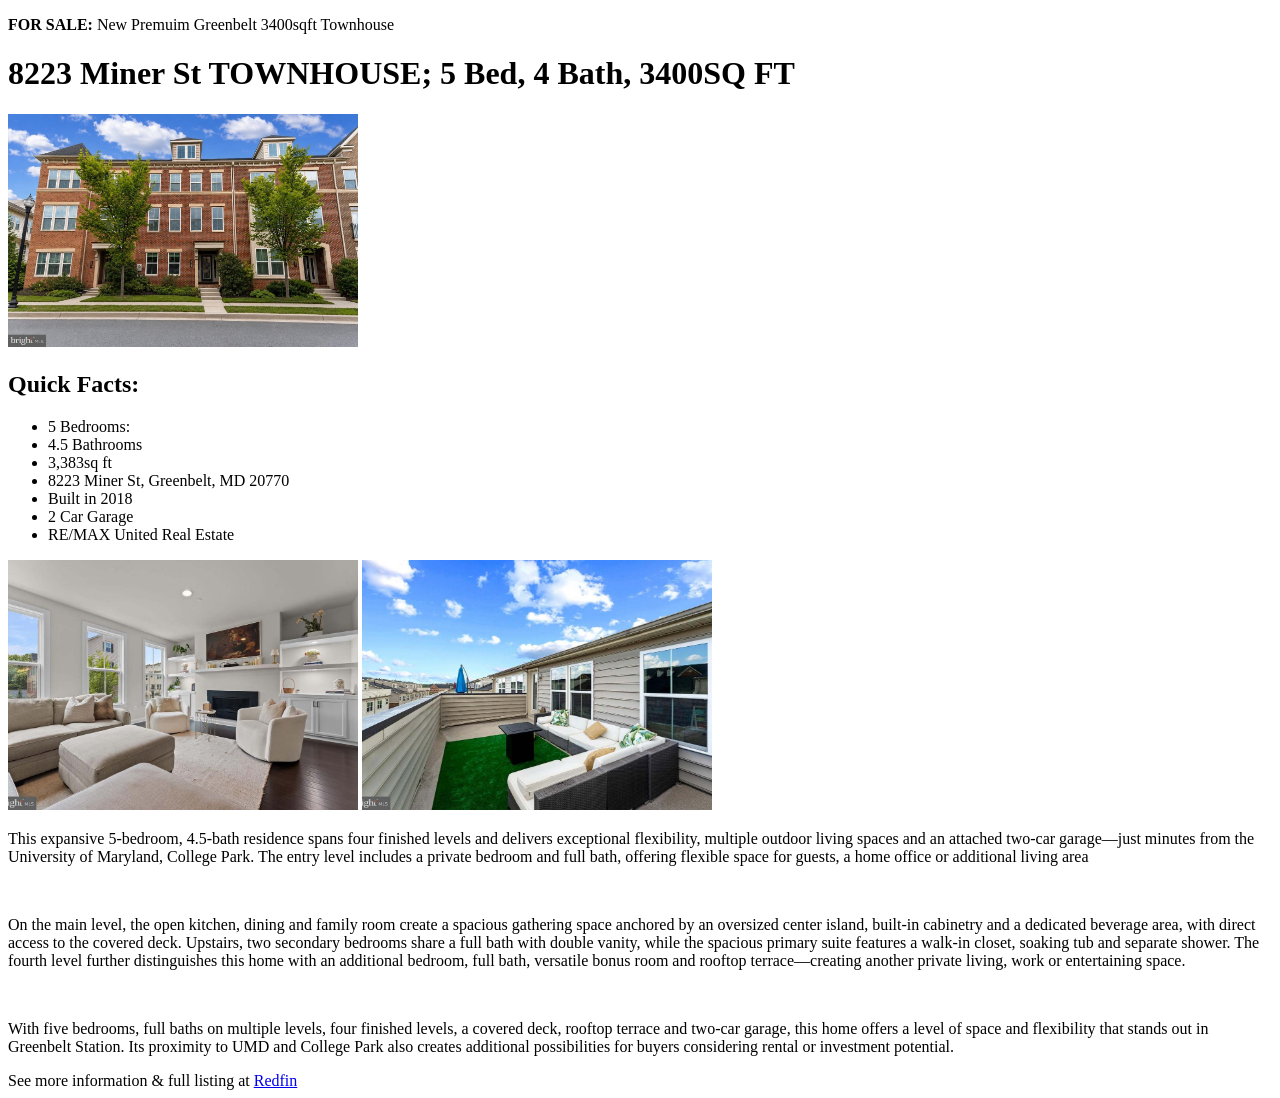
<file: projects/realestate/index.html>
<!DOCTYPE html>
<html lang="en">

<head>
    <meta charset="UTF-8">
    <meta name="viewport" content="width=device-width, initial-scale=1.0">
    <title> HOT LISTING: 8223 Miner St </title>
    <meta name="description" content="This expansive 5-bedroom, 4.5-bath residence spans four finished levels and delivers exceptional flexibility, multiple outdoor living spaces and an attached two-car garage—just minutes from the University of Maryland, College Park.">

</head>

<body>
    <P> <strong> FOR SALE: </strong>New Premuim Greenbelt 3400sqft Townhouse </P>
    <h1>8223 Miner St TOWNHOUSE; 5 Bed, 4 Bath, 3400SQ FT </h1>
    <img src="img/townhouseexterior.jpg" alt="outside of 8223 Miner St." width="350">
    <h2>Quick Facts:</h2>
    <ul>
        <li>5 Bedrooms: </li>
        <li>4.5 Bathrooms </li>
        <li>3,383sq ft</li>
        <li>8223 Miner St, Greenbelt, MD 20770</li>
        <li>Built in 2018</li>
        <li>2 Car Garage</li>
        <li>RE/MAX United Real Estate</li>
    </ul>
    <img src="img/townhouseinterior1.jpg" alt="living room of 8223 Miner St." width="350">
    <img src="img/townhouseinterior2.jpg" alt="patio of 8223 Miner St." width="350">
    <p>This expansive 5-bedroom, 4.5-bath residence spans four finished levels and delivers exceptional flexibility,
        multiple outdoor living spaces and an attached two-car garage—just minutes from the University of Maryland,
        College Park. The entry level includes a private bedroom and full bath, offering flexible space for guests, a
        home office or additional living area</p>
    <br>
    <p>On the main level, the open kitchen, dining and family room create a spacious gathering space anchored by an
        oversized center island, built-in cabinetry and a dedicated beverage area, with direct access to the covered
        deck. Upstairs, two secondary bedrooms share a full bath with double vanity, while the spacious primary suite
        features a walk-in closet, soaking tub and separate shower. The fourth level further distinguishes this home
        with an additional bedroom, full bath, versatile bonus room and rooftop terrace—creating another private living,
        work or entertaining space. </p>
    <br>
    <p>With five bedrooms, full baths on multiple levels, four finished levels, a covered deck, rooftop terrace and
        two-car garage, this home offers a level of space and flexibility that stands out in Greenbelt Station. Its
        proximity to UMD and College Park also creates additional possibilities for buyers considering rental or
        investment potential.</p>
    <footer>
        See more information & full listing at <a
            href="https://www.redfin.com/MD/Greenbelt/8223-Miner-St-20770/home/144224831"> Redfin </a>
    </footer>
</body>

</html>
</file>
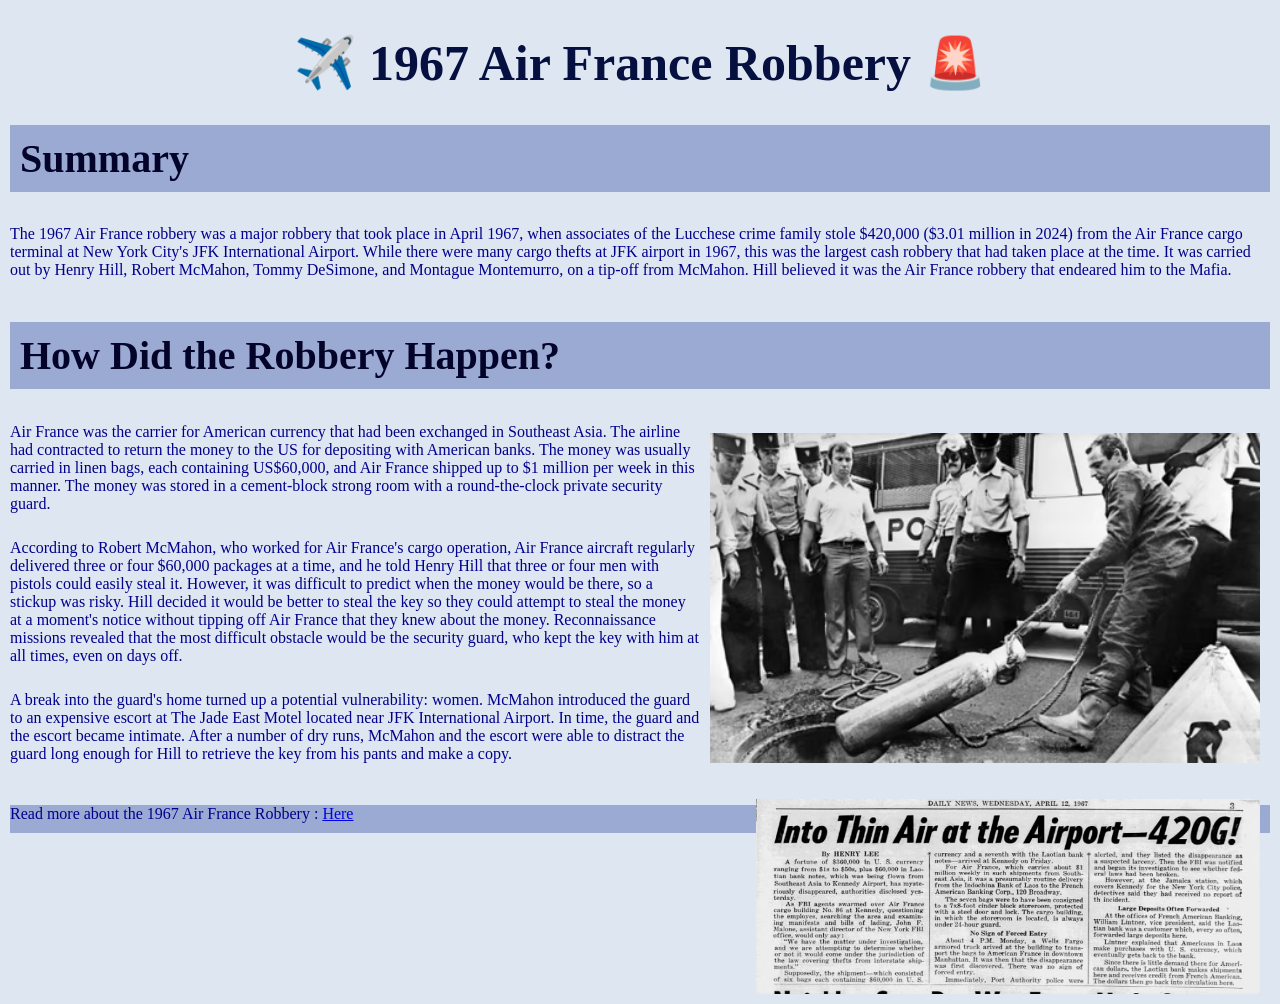
<file: projects/wikipedia/index.html>
<!DOCTYPE html>
<html lang="en">

<head>
    <meta charset="UTF-8">
    <meta name="viewport" content="width=device-width, initial-scale=1.0">
    <title>1967 Air France Robbery</title>
    <meta name="description"
        content="The 1967 Air France robbery was a major robbery that took place in April 1967, when associates of the Lucchese crime family stole $420,000 ($3.01 million in 2024) from the Air France cargo terminal at New York City's JFK International Airport.">
    <link rel="stylesheet" href="css/style.css">

</head>

<body>
    <header>
        <h1>✈️ 1967 Air France Robbery 🚨</h1>
    </header>
</body>
<main>
    <h2>Summary</h2>
    <p>The 1967 Air France robbery was a major robbery that took place in April 1967, when associates of the Lucchese
        crime family stole $420,000 ($3.01 million in 2024) from the Air France cargo terminal at New York City's JFK
        International Airport. While there were many cargo thefts at JFK airport in 1967, this was the largest cash
        robbery that had taken place at the time. It was carried out by Henry Hill, Robert McMahon, Tommy DeSimone, and
        Montague Montemurro, on a tip-off from McMahon. Hill believed it was the Air France robbery that endeared him to
        the Mafia.</p>
    <h2>How Did the Robbery Happen?</h2>
    <img src="img/robbery1.avif" alt="1967 Air France Robbery" width="550">
    <p>Air France was the carrier for American currency that had been exchanged in Southeast Asia. The airline had
        contracted to return the money to the US for depositing with American banks. The money was usually carried in
        linen bags, each containing US$60,000, and Air France shipped up to $1 million per week in this manner. The
        money was stored in a cement-block strong room with a round-the-clock private security guard.</p>

    <p>According to Robert McMahon, who worked for Air France's cargo operation, Air France aircraft regularly delivered
        three or four $60,000 packages at a time, and he told Henry Hill that three or four men with pistols could
        easily steal it. However, it was difficult to predict when the money would be there, so a stickup was risky.
        Hill decided it would be better to steal the key so they could attempt to steal the money at a moment's notice
        without tipping off Air France that they knew about the money. Reconnaissance missions revealed that the most
        difficult obstacle would be the security guard, who kept the key with him at all times, even on days off.</p>

    <p>A break into the guard's home turned up a potential vulnerability: women. McMahon introduced the guard to an
        expensive escort at The Jade East Motel located near JFK International Airport. In time, the guard and the
        escort became intimate. After a number of dry runs, McMahon and the escort were able to distract the guard long
        enough for Hill to retrieve the key from his pants and make a copy.</p>

    <img src="img/newspaperairfrance.jpeg" alt="newspaper of 1967 Air France Robbery" width="40%">

</main>
<footer>
    <p>Read more about the 1967 Air France Robbery : <a href="https://en.wikipedia.org/wiki/Air_France_robbery">Here</a>
    </p>
</footer>
</body>

</html>
</file>
<file: site/css/style.css>
body {
    background-color: #edfaff;
    color: #020228;
    font-family: "Esteban", serif;

}

body a {
    color: rgb(250, 245, 245);
    text-decoration: none;
}

a:hover {
    color: #c0c0bf;
}

main {
    margin: 160px 0;
}

.navbar {
    background-color: #020228;
    position: fixed;
    top: 0;
    left: 0;
    width: 100%;
    height: 80px;
    display: flex;
    border-bottom: 5px solid #98d6e6;
    padding-bottom: 5px;

}

.nav-links {
    color: rgb(250, 245, 245);
    margin-left: auto;
    font-family: 'Arvo', serif;
    list-style: none;
    text-decoration: none;
    display: flex;
    gap: 20px;
    padding-right: 20px;
}


.navy-bg {
    color: rgb(250, 245, 245);
    background-color: #020228;
    border: 8px solid #98d6e6;
    padding: 10px;
    border-radius: 30px;

}

.phrase-big {
    font-size: 40px;
    text-align: center;
    justify-content: center;
    align-items: center;
}

.about-img {
    border-radius: 10px;
    border: 2px solid #98d6e6;
    margin: 20px 0;
}

/* clipspage */

.clips-container {
    display: grid;
    grid-template-columns: repeat(auto-fit, minmax(300px, 1fr));
    gap: 20px;
    height: 100%;
    padding: 20px;
}

.cliplinks {
    color: #98d6e6;
    text-decoration: underline;
}

.cliplinks:hover {
    color: #c0c0bf;
}

.clipphotos {
    width: 100%;
    height: auto;
    border: 5px solid #98d6e6;
    border-radius: 4px;
}

/* resume */

.resume-image {
    width: 100%;
    height: auto;
    border-radius: 10px;
    border: 5px solid #D4AF37;
}

.contact-txt {
    font-size: 1.2em;

}

.contactheader {
    font-size: 4.375em;
    font-weight: bold;
    text-align: center;
    padding-top: 20px;
    color: #020228;
}

/* resume page */

.resume-image {
    width: 100%;
    height: auto;
    border-radius: 10px;
    border: 5px solid #020228;
}

.googledrivebutton {
    display: inline-block;
    align: left;
    padding: 5px 10px;
    background-color: #98d6e6;
    color: white;
    text-decoration: none;
    border-radius: 5px;
    font-size: 16px;
}
</file>
<file: projects/business-page/css/style.css>
body {
    background-color: #e5cdaf;
    font-size: 16px;
    color: rgb(6, 2, 0);
    font-family: 'Arvo', serif;
    margin: 10px;
}

div .container {
    padding: 20px;
    border-radius: 10px;
}

div .row {
    display: flex;
    flex-wrap: wrap;
    margin: 0 -10px;
}


div .col-lg-4 {
    flex: 1;
    padding: 0 5px;
    margin-bottom: 5px;
    background-color: #7f6137;
    border: 5px solid #281905;


}

div .col-lg-8 {
    flex: 3;
    padding: 0 5px;
    margin-bottom: 5px;
    background-color: #e0c094;
    border: 5px solid #281905;

}

div .col-md-4 {
    flex: 1;
    padding: 0 5px;
    margin-bottom: 5px;
    background-color: #7f6137;
    border: 5px solid #281905;
    text-align: center;

}

div .col-md-8 {
    flex: 3;
    padding: 0 5px;
    margin-bottom: 5px;
    background-color: #e0c094;
    border: 5px solid #281905;

}

.img-fluid {
    height: auto;
    display: flex;
    gap: 15px;
}
</file>
<file: projects/midterm-terps/css/style.css>
h1 {
    font-style: italic;
    font-size: 3.125em;
    font-family: "Oswald", serif;
}

h2 {
    font-size: 15px;
    font-weight: normal;

}

.attribution {
    font-size: 10px;
}

.img-padding {
    padding-bottom: 10px;
}

.overline {
    color: #C5271D;
    font-weight: bold;
    font-size: 12px
}

header {
    text-align: center;
    font-family: "Work Sans", sans-serif;
    margin-top: 30px;
    margin-bottom: 20px;

}

main {
    font-family: "Work Sans", sans-serif;
    font-size: .75em;
}

.lead {
    font-size: 20px;
}

.section-margin {
    margin-bottom: 30px;
}

.wheres-testudo {
    padding: 10px;
}

.mascot-box {
    padding: 10px;

}

.bottom-section {
    color: #f5f5f5;
    font-size: 12px;
    background-color: #C5271D;
    margin: 40px;
}

.timeline {
    padding-top: 50px;
    margin-bottom: 50px;
}

footer {
    font-style: italic;
    text-align: center;
    padding: 20px;
    font-size: 12px;

}

.mainsz {
    align-items: center;
    justify-content: center;
    width:55%
}

@media (max-width: 767px) {
    mainsz{
        width: 95%;
    }
}
</file>
<file: projects/wikipedia/css/style.css>
body {
    background-color: #dee6f1;
    font-size: 16px;
    color: darkblue;
    font-family: 'Times New Roman', Times, seri;
    margin: 10px;
}

h1 {
    text-align: center;
    color: #051040;
    font-family: brush script mt;
    font-size: 3.125em;

}

p {
    padding: 0 0 10px 0;
}

h2 {
    font-family: brush script mt, serif;
    font-size: 2.5em;
    color: rgb(4, 4, 43);
    padding: 10px;
    background-color: #9baad2;
}

img {
    float: right;
    margin: 10px;
}


footer {
    background-color: #9baad2;
    margin: 2em 0 0 0;
}
</file>
